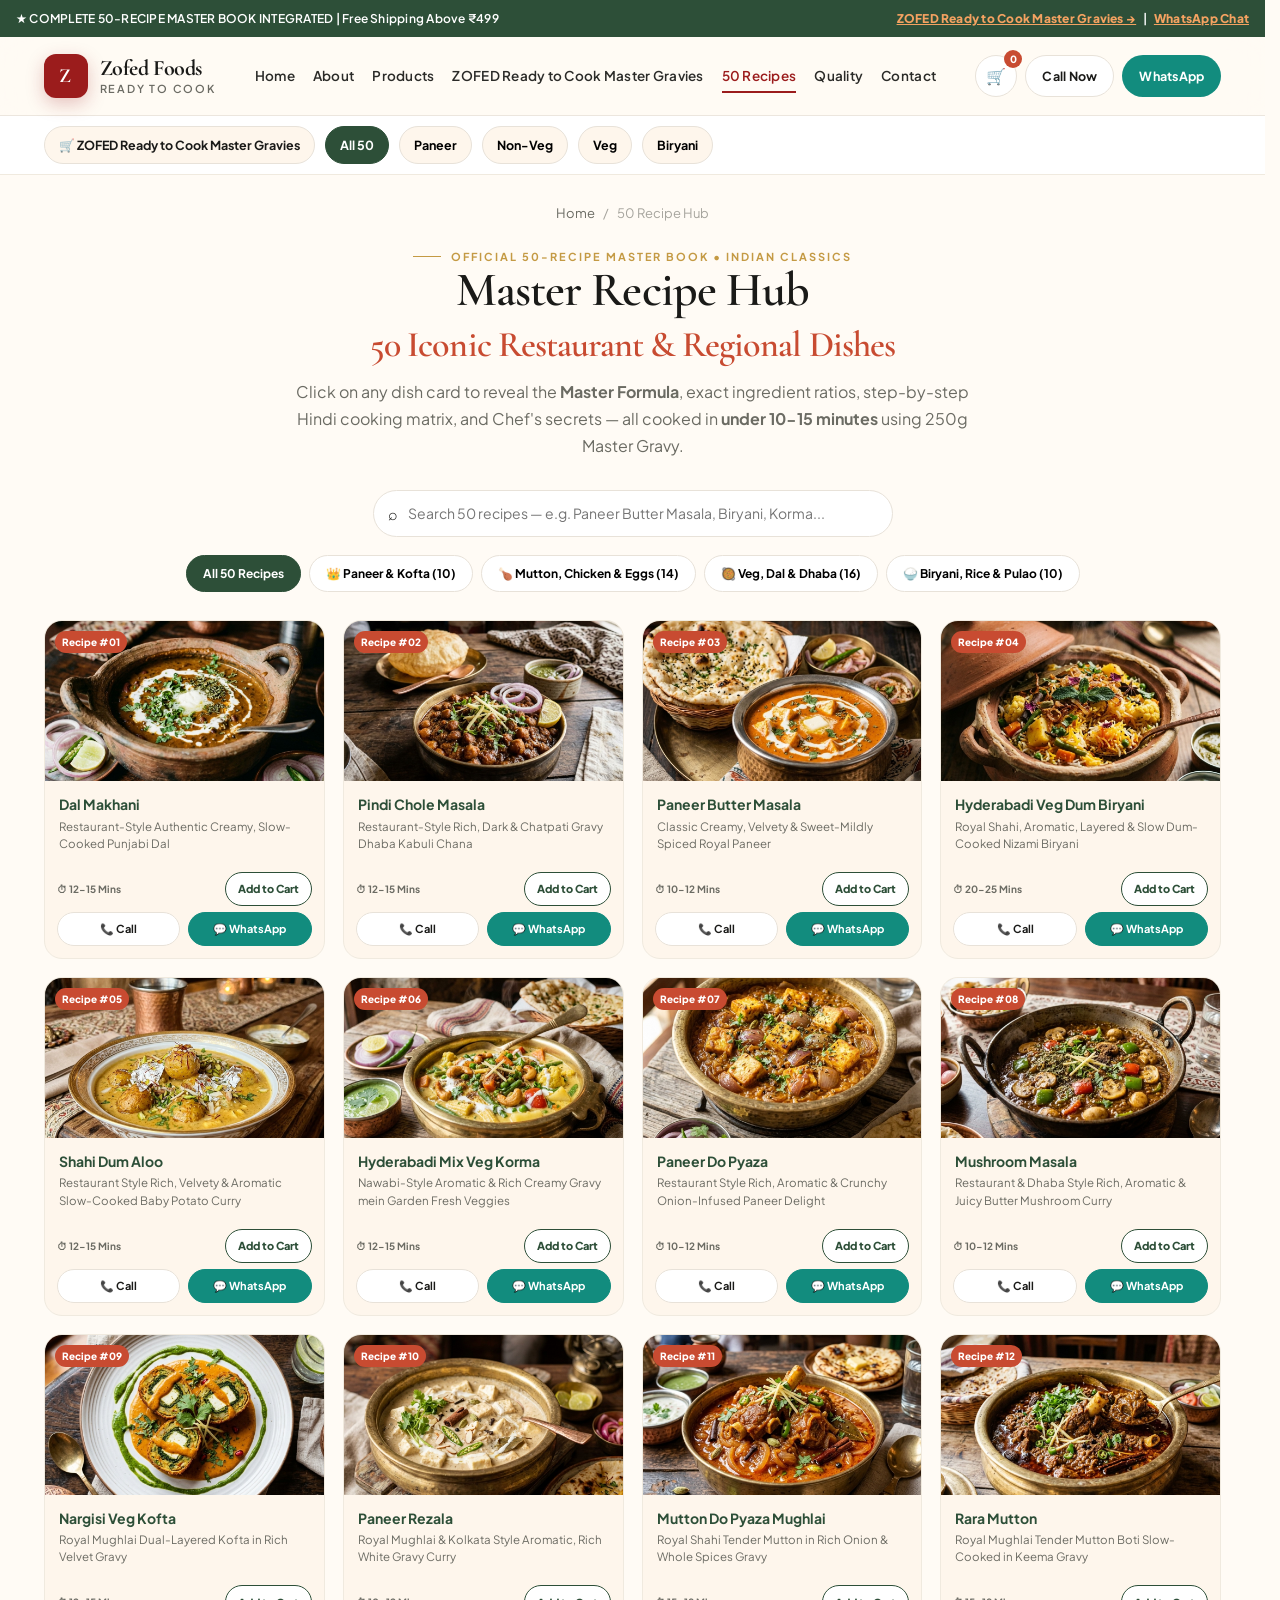
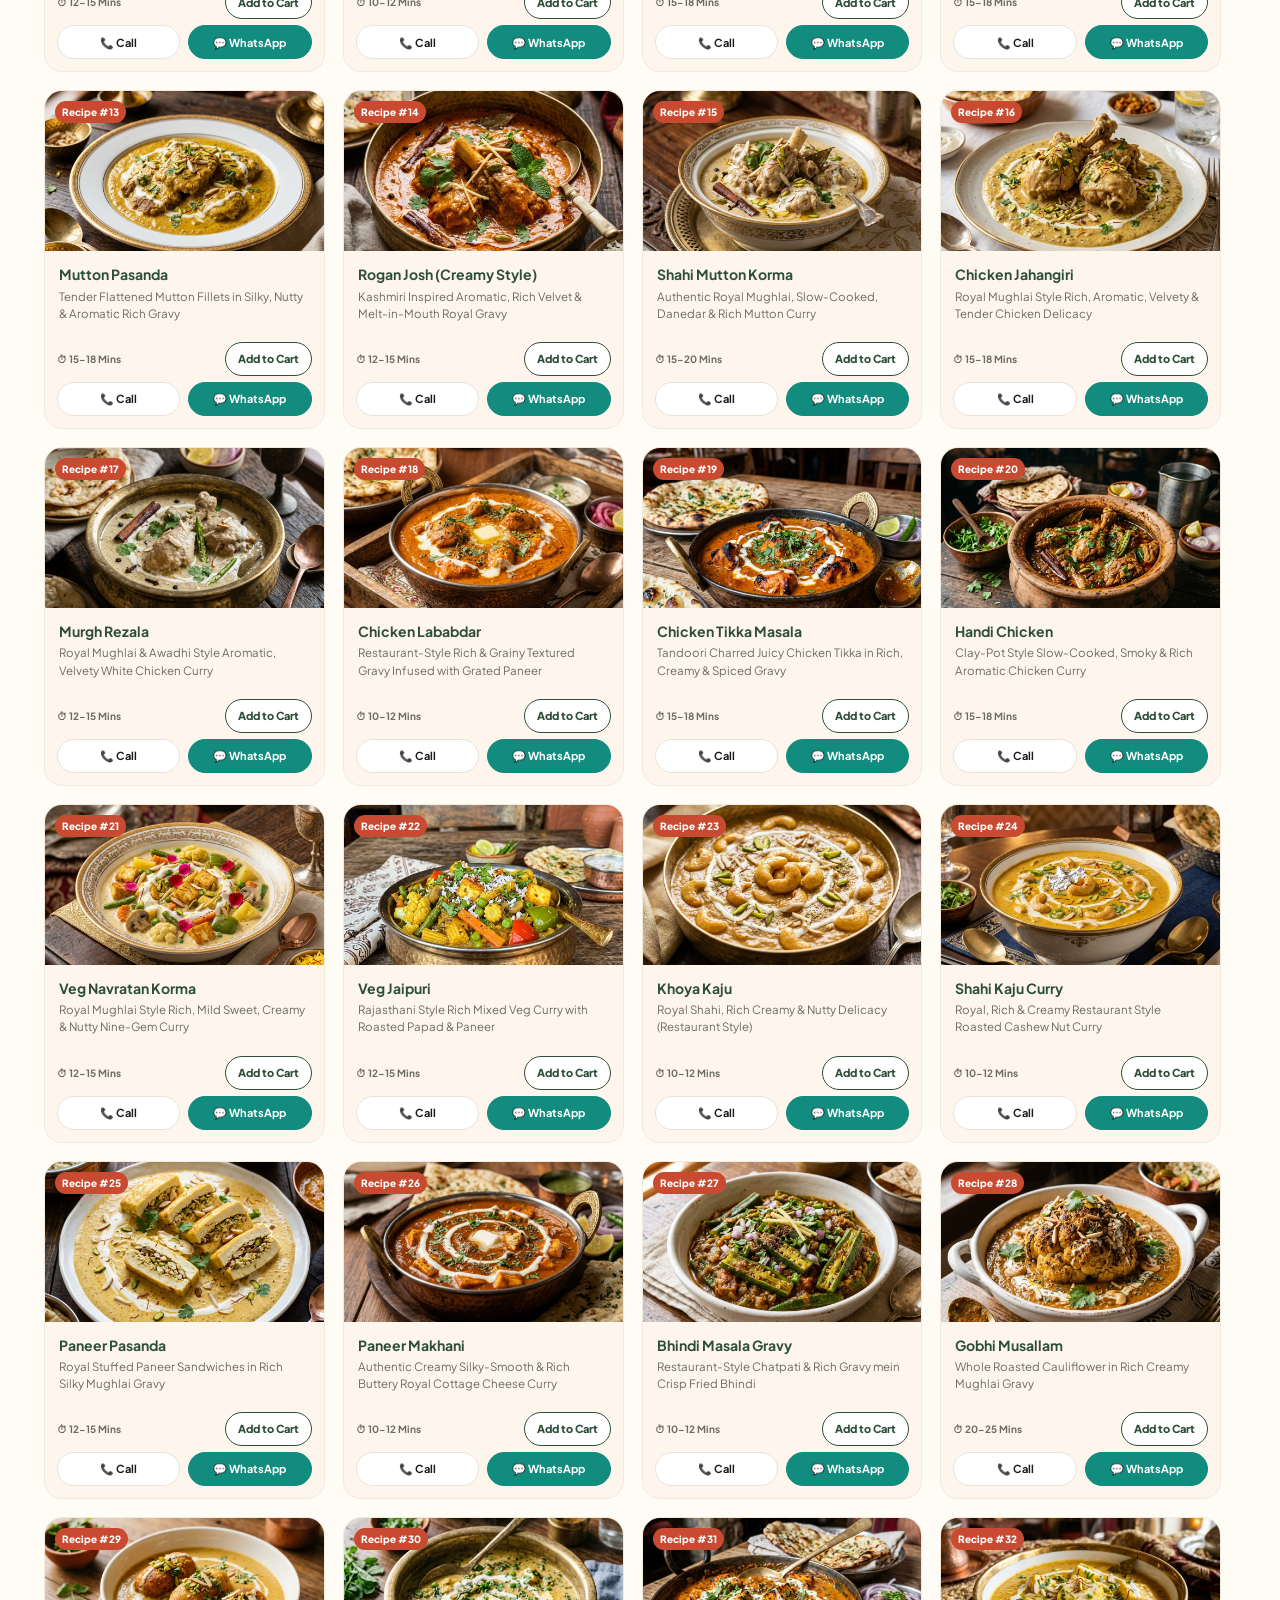
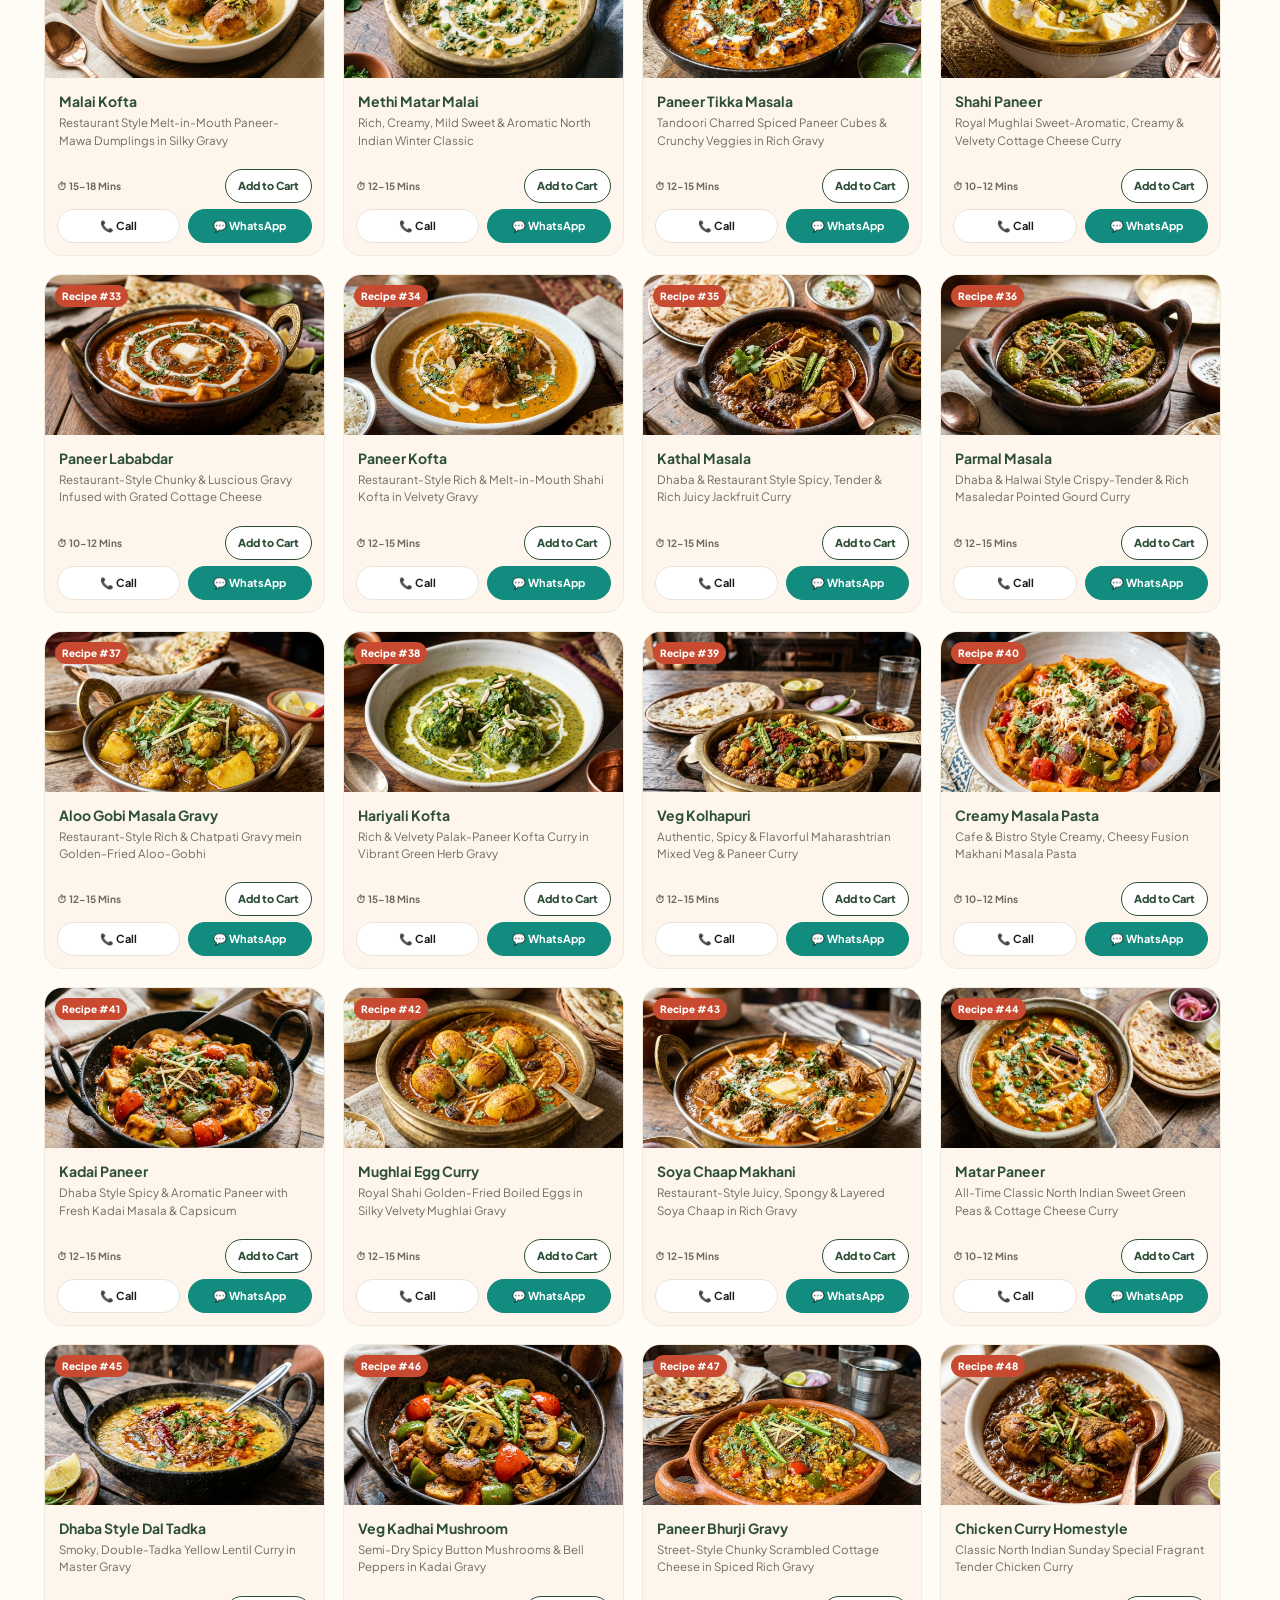
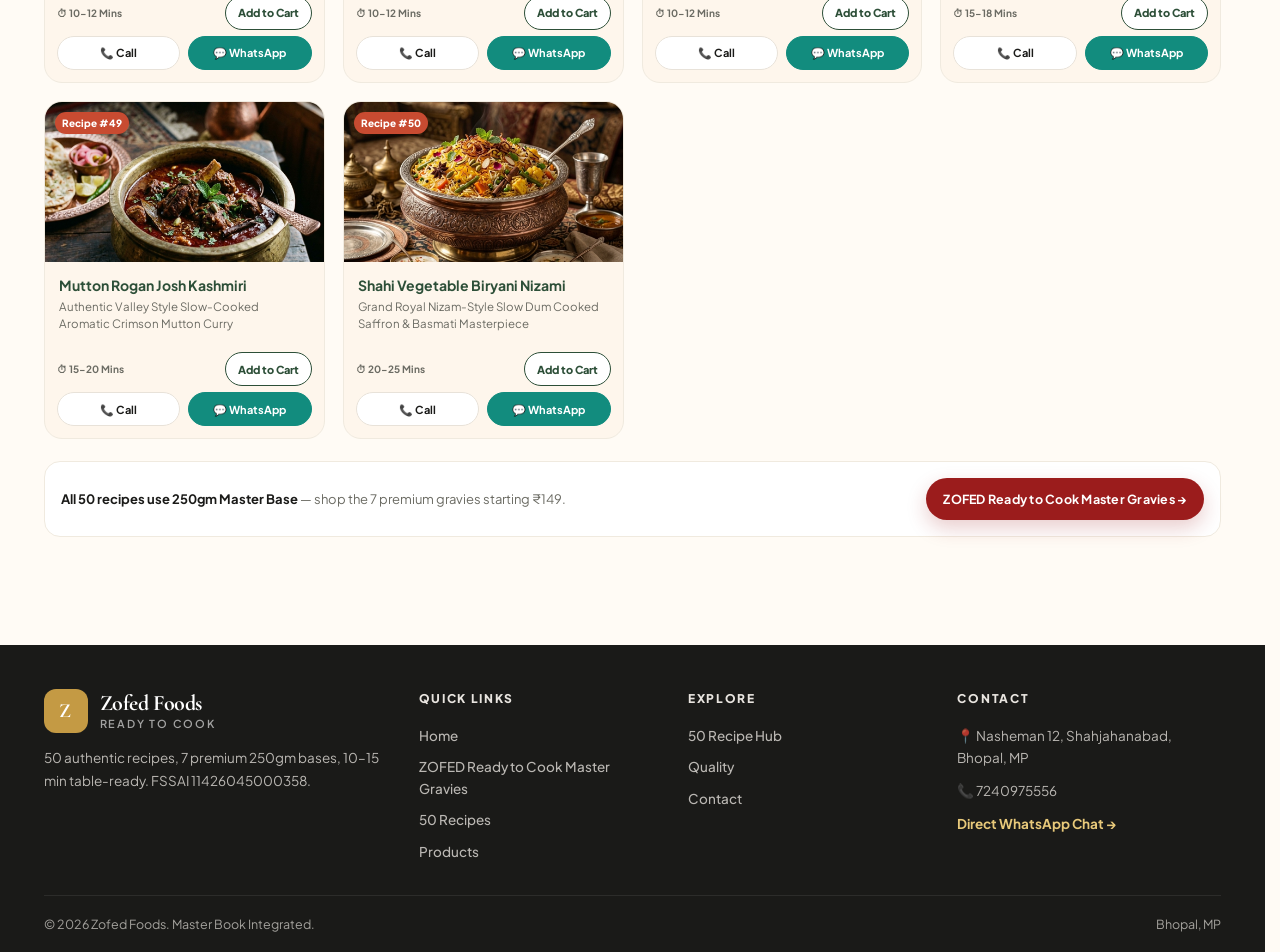
<file: master-recipes.html>
<!DOCTYPE html>
<html lang="en">
<head>
<meta charset="UTF-8"><meta name="viewport" content="width=device-width, initial-scale=1, viewport-fit=cover">
<meta name="theme-color" content="#9B1C1C">
<title>50 Recipe Master Hub — Zofed Foods Interactive E-Book</title>
<meta name="description" content="Explore all 50 Zofed Foods master recipes — Paneer, Mutton, Chicken, Veg, Dal, Biryani & more. Every dish table-ready in 10-15 mins with 250gm base gravies.">
<link rel="stylesheet" href="css/style.css?v=indian50">
<link rel="stylesheet" href="css/zofed-additions.css?v=indian50">
<script src="https://checkout.razorpay.com/v1/checkout.js"></script>
<link rel="icon" href="data:image/svg+xml,%3Csvg xmlns='http://www.w3.org/2000/svg' viewBox='0 0 44 44'%3E%3Crect width='44' height='44' rx='12' fill='%239B1C1C'/%3E%3Ctext x='50%25' y='58%25' dominant-baseline='middle' text-anchor='middle' font-family='serif' font-weight='700' font-size='20' fill='white'%3EZ%3C/text%3E%3C/svg%3E">
<style>
.z-search{ max-width:520px; margin:0 auto 18px; display:flex; align-items:center; gap:10px; background:white; border:1px solid var(--line); border-radius:999px; padding:10px 14px; }
.z-search input{ border:none; outline:none; width:100%; font-size:14px; font-family:inherit; }
</style>
</head>
<body>
<div class="zofed-announce">
  <span>★ COMPLETE 50-RECIPE MASTER BOOK INTEGRATED | Free Shipping Above ₹499</span>
  <span><a href="store.html">ZOFED Ready to Cook Master Gravies →</a> &nbsp; | &nbsp; <a href="https://wa.me/message/K53GKHKZ3VELK1" target="_blank">WhatsApp Chat</a></span>
</div>
<header class="header">
  <div class="container header-inner">
    <a href="index.html" class="brand"><div class="brand-mark">Z</div><div class="brand-text"><strong>Zofed Foods</strong><span>Ready to Cook</span></div></a>
    <nav class="nav"><a href="index.html">Home</a><a href="about.html">About</a><a href="products.html">Products</a><a href="store.html">ZOFED Ready to Cook Master Gravies</a><a href="master-recipes.html" class="active">50 Recipes</a><a href="quality.html">Quality</a><a href="contact.html">Contact</a></nav>
    <div class="header-actions">
      <button class="zofed-cart-btn" onclick="toggleZCart(true)" aria-label="Open cart">🛒<span class="zofed-cart-badge" id="cart-count">0</span></button>
      <a href="tel:+917240975556" class="btn btn-ghost btn-sm">Call Now</a>
      <a href="https://wa.me/message/K53GKHKZ3VELK1" target="_blank" class="btn btn-whatsapp btn-sm">WhatsApp</a>
      <button class="hamburger" id="hamburger" aria-label="Open menu" aria-expanded="false" aria-controls="drawer"><span></span></button>
    </div>
  </div>
</header>
<div class="drawer" id="drawer"><div class="drawer-backdrop"></div><div class="drawer-panel"><div class="drawer-head"><div class="brand"><div class="brand-mark">Z</div><div class="brand-text"><strong>Zofed Foods</strong><span>Ready to Cook</span></div></div><button id="drawerClose" style="width:40px;height:40px;border-radius:10px;border:1px solid var(--line);background:white;cursor:pointer">✕</button></div><nav class="drawer-nav"><a href="index.html">Home <span>→</span></a><a href="store.html">ZOFED Ready to Cook Master Gravies <span>→</span></a><a href="master-recipes.html" class="active">50 Recipe Hub <span>→</span></a><a href="products.html">Products <span>→</span></a><a href="contact.html">Contact <span>→</span></a></nav><div class="drawer-cta"><a href="tel:+917240975556" class="btn btn-primary">Call: 72409 75556</a><a href="https://wa.me/message/K53GKHKZ3VELK1" target="_blank" class="btn btn-whatsapp">WhatsApp Chat</a></div></div></div>
<div class="z-cat-bar"><div class="container z-cat-inner"><a class="z-cat-pill" href="store.html">🛒 ZOFED Ready to Cook Master Gravies</a><button class="z-cat-pill active" onclick="filterRecipes('all')">All 50</button><button class="z-cat-pill" onclick="filterRecipes('paneer')">Paneer</button><button class="z-cat-pill" onclick="filterRecipes('nonveg')">Non-Veg</button><button class="z-cat-pill" onclick="filterRecipes('veg')">Veg</button><button class="z-cat-pill" onclick="filterRecipes('biryani')">Biryani</button></div></div>

<main>
<section class="page-hero">
  <div class="container" style="text-align:center">
    <div class="breadcrumb" style="justify-content:center"><a href="index.html">Home</a><span>/</span><span>50 Recipe Hub</span></div>
    <div class="eyebrow" style="justify-content:center">Official 50-Recipe Master Book • Indian Classics</div>
    <h1>Master Recipe Hub<br><span style="color:var(--terracotta);font-size:clamp(24px,3.5vw,36px)">50 Iconic Restaurant & Regional Dishes</span></h1>
    <p style="max-width:680px;margin:12px auto 0">Click on any dish card to reveal the <b>Master Formula</b>, exact ingredient ratios, step-by-step Hindi cooking matrix, and Chef's secrets — all cooked in <b>under 10-15 minutes</b> using 250g Master Gravy.</p>
  </div>
</section>

<section class="section" style="padding-top:20px">
  <div class="container">
    <div class="z-search"><span>⌕</span><input id="recipeSearch" type="search" placeholder="Search 50 recipes — e.g. Paneer Butter Masala, Biryani, Korma..."><button id="clearSearch" style="display:none;border:1px solid var(--line);background:white;width:28px;height:28px;border-radius:50%;cursor:pointer">✕</button></div>
    <div class="z-filters" id="recipe-filters">
      <button onclick="filterRecipes('all')" class="z-filter active" data-cat="all">All 50 Recipes</button>
      <button onclick="filterRecipes('paneer')" class="z-filter" data-cat="paneer">👑 Paneer & Kofta (10)</button>
      <button onclick="filterRecipes('nonveg')" class="z-filter" data-cat="nonveg">🍗 Mutton, Chicken & Eggs (14)</button>
      <button onclick="filterRecipes('veg')" class="z-filter" data-cat="veg">🥘 Veg, Dal & Dhaba (16)</button>
      <button onclick="filterRecipes('biryani')" class="z-filter" data-cat="biryani">🍚 Biryani, Rice & Pulao (10)</button>
    </div>
    <div class="z-recipe-grid" id="recipe-grid"></div>
    <div id="no-results" style="display:none;text-align:center;padding:32px;background:white;border:1px dashed var(--line);border-radius:16px;margin-top:18px"><h3 style="color:var(--forest)">No recipes found</h3><p style="color:var(--muted);font-size:13px;margin-top:6px">Try a different search or filter.</p></div>
    <div style="margin-top:22px;background:white;border:1px solid var(--line-2);border-radius:16px;padding:16px;display:flex;gap:12px;flex-wrap:wrap;justify-content:space-between;align-items:center">
      <div style="font-size:13px;color:var(--muted)"><strong style="color:var(--ink)">All 50 recipes use 250gm Master Base</strong> — shop the 7 premium gravies starting ₹149.</div>
      <a href="store.html" class="btn btn-primary btn-sm">ZOFED Ready to Cook Master Gravies →</a>
    </div>
  </div>
</section>
</main>

<footer class="footer"><div class="container"><div class="footer-top"><div class="footer-brand"><div class="brand"><div class="brand-mark">Z</div><div class="brand-text"><strong style="color:white">Zofed Foods</strong><span style="color:rgba(255,255,255,0.6)">Ready to Cook</span></div></div><p>50 authentic recipes, 7 premium 250gm bases, 10–15 min table-ready. FSSAI 11426045000358.</p></div><div><h4>Quick Links</h4><div class="footer-links"><a href="index.html">Home</a><a href="store.html">ZOFED Ready to Cook Master Gravies</a><a href="master-recipes.html">50 Recipes</a><a href="products.html">Products</a></div></div><div><h4>Explore</h4><div class="footer-links"><a href="master-recipes.html">50 Recipe Hub</a><a href="quality.html">Quality</a><a href="contact.html">Contact</a></div></div><div><h4>Contact</h4><div class="footer-contact"><div>📍 Nasheman 12, Shahjahanabad, Bhopal, MP</div><div>📞 7240975556</div><a href="https://wa.me/message/K53GKHKZ3VELK1" target="_blank" style="color:var(--gold-light);font-weight:700">Direct WhatsApp Chat →</a></div></div></div><div class="footer-bottom"><span>© 2026 Zofed Foods. Master Book Integrated.</span><span>Bhopal, MP</span></div></div></footer>

<!-- Cart Drawer -->
<div id="z-cart-drawer" class="z-drawer" aria-hidden="true">
  <div class="z-drawer-back" onclick="toggleZCart(false)"></div>
  <div class="z-drawer-panel">
    <div class="z-drawer-head"><h3 style="font-size:18px;color:var(--forest)">🛒 Shopping Cart</h3><button onclick="toggleZCart(false)" style="width:36px;height:36px;border-radius:10px;border:1px solid var(--line);background:white;cursor:pointer">✕</button></div>
    <div class="z-ship"><div style="display:flex;justify-content:space-between;font-size:12px;font-weight:700" id="z-ship-text"><span style="color:var(--forest)">Add items worth ₹499 for FREE Delivery</span><span style="color:var(--terracotta)">₹499 left</span></div><div class="z-ship-bar"><div id="z-ship-fill" class="z-ship-fill" style="width:0%"></div></div></div>
    <div class="z-drawer-body">
    <div id="z-cart-items" class="z-items"><p style="text-align:center;color:var(--muted);font-size:13px;padding:20px 0;font-style:italic">Your cart is empty...</p></div>
    <div id="z-form-section" class="z-form" style="display:none">
      <h4>📍 Dispatch & Delivery Coordinates</h4>
      <label>Full Name *<input id="z-name" placeholder="e.g. Sarfaraz Mohammad"></label>
      <label>WhatsApp / Contact *<input id="z-phone" placeholder="9876543210"></label>
      <label>Complete Address *<textarea id="z-address" rows="2" placeholder="House/Flat No, Building, Landmark"></textarea></label>
      <div style="display:grid;grid-template-columns:1fr 1fr;gap:8px"><label>City / State *<input id="z-city" value="Bhopal, MP"></label><label>Pincode *<input id="z-pincode" placeholder="462001"></label></div>
      <label>Payment Mode<select id="z-pay"><option>UPI / Online QR</option><option>Cash on Delivery (COD)</option></select></label>
     </div>
    </div>
     <div class="z-drawer-foot">
      <div class="z-sum"><div style="display:flex;justify-content:space-between"><span>Items Subtotal:</span><b id="z-sub">₹0</b></div><div style="display:flex;justify-content:space-between"><span>Delivery Charges:</span><b id="z-ship-fee">₹0</b></div><div class="total"><span>Total Payable:</span><span id="z-total">₹0</span></div></div>
      <div class="z-pay-gateway">
        <div style="font-size:11px;font-weight:800;letter-spacing:.08em;text-transform:uppercase;color:var(--forest);margin-bottom:8px">Payment Gateway</div>
        <label class="z-pay-option active" onclick="selectPay(this,'cod')"><input type="radio" name="payOpt" value="cod" checked> <span>💵 Cash on Delivery</span></label>
        <label class="z-pay-option" onclick="selectPay(this,'online')"><input type="radio" name="payOpt" value="online"> <span>💳 Pay Online - Razorpay / UPI</span></label>
        <div class="z-pay-note">Configure <code>js/payment.js</code> → <code>RAZORPAY_KEY</code> to enable live online payments.</div>
      </div>
      <button id="z-buy-now" disabled onclick="buyNowCart()" class="z-btn-buy" style="width:100%;min-height:48px;justify-content:center;margin-bottom:8px;font-size:14px">⚡ Buy Now — Pay Online</button>
      <button id="z-checkout" disabled onclick="handleCheckout()" class="z-check">Proceed via WhatsApp →</button>
      <div style="display:grid;grid-template-columns:1fr 1fr;gap:8px;margin-top:8px"><a href="tel:+917240975556" class="z-btn-call" style="justify-content:center">📞 Call to Order</a><a href="https://wa.me/message/K53GKHKZ3VELK1" target="_blank" class="z-btn-wa" style="justify-content:center">💬 WhatsApp</a></div>
    </div>
  </div>
</div>

<!-- Recipe Modal -->
<div id="z-recipe-modal" class="z-modal" onclick="if(event.target===this) closeZRecipe()">
  <div class="z-modal-card">
    <button class="z-modal-close" onclick="closeZRecipe()">✕</button>
    <div id="z-recipe-content"></div>
  </div>
</div>

<script src="js/zofed-data.js?v=halwa2"></script>
<script src="js/cart.js?v=indian50"></script>
<script src="js/payment.js?v=indian50"></script>
<script src="js/app.js?v=indian50"></script>
<script>
var activeCat='all';
function renderRecipes(){
  const q=(document.getElementById('recipeSearch').value||'').toLowerCase();
  const grid=document.getElementById('recipe-grid'), noEl=document.getElementById('no-results');
  let list=ZOFED_RECIPES.filter(r=> activeCat==='all'||r.cat===activeCat);
  if(q) list=list.filter(r=> (r.title+r.desc+r.tag).toLowerCase().includes(q));
  if(list.length===0){ grid.innerHTML=''; noEl.style.display='block'; return; }
  noEl.style.display='none';
  grid.innerHTML=list.map(r=>`<div class="z-r-card"><div class="z-r-img" onclick="openZRecipe(${r.id})" style="cursor:pointer"><img src="${r.img}" alt="${r.title}" loading="lazy"><span class="z-r-tag">Recipe #${r.id<10?'0'+r.id:r.id}</span></div><div class="z-r-body" onclick="openZRecipe(${r.id})" style="cursor:pointer"><h4>${r.title}</h4><p>${r.desc}</p></div><div style="display:grid;gap:6px;padding:8px 12px 12px"><div style="display:flex;justify-content:space-between;align-items:center"><span style="font-size:10px;color:var(--muted);font-weight:700">⏱ ${r.time}</span><button class="z-btn-cart" style="padding:7px 12px;font-size:11px;min-height:34px" onclick="event.stopPropagation(); addToZCart('Zofed Master Base Gravies',199)">Add to Cart</button></div><div class="z-quick-actions" style="margin-top:0"><a href="tel:+917240975556" class="z-btn-call" style="padding:6px 8px;min-height:34px;font-size:11px" onclick="event.stopPropagation()">📞 Call</a><a href="https://wa.me/message/K53GKHKZ3VELK1" target="_blank" class="z-btn-wa" style="padding:6px 8px;min-height:34px;font-size:11px" onclick="event.stopPropagation()">💬 WhatsApp</a></div></div></div>`).join('');
}
function filterRecipes(cat){ activeCat=cat; document.querySelectorAll('#recipe-filters .z-filter').forEach(b=> b.classList.toggle('active', b.dataset.cat===cat)); renderRecipes(); }
function openZRecipe(id){ const d=ZOFED_RECIPES.find(r=>r.id===id); if(!d) return; document.getElementById('z-recipe-content').innerHTML=`<div class="z-modal-img"><img src="${d.img}" alt="${d.title}"></div><div style="display:flex;justify-content:space-between;font-size:12px;color:var(--muted);font-weight:700"><span>⏱ ${d.time}</span><span>👥 ${d.servings}</span></div><h3 style="font-size:22px;color:var(--forest);margin-top:6px">${d.title}</h3><p style="font-size:12px;color:var(--terracotta);font-weight:600">${d.tag}</p><p style="font-size:13px;color:var(--muted);margin-top:4px">${d.desc}</p><div style="display:grid;grid-template-columns:1fr 1fr;gap:18px;margin-top:16px;padding-top:16px;border-top:1px solid var(--line-2)"><div><h5 style="font-size:10px;letter-spacing:.1em;text-transform:uppercase;color:var(--forest);background:rgba(45,79,56,.06);padding:6px 8px;border-radius:6px;display:inline-block">📋 Ingredients</h5><ul style="margin-top:10px;display:grid;gap:6px;font-size:12.5px;color:var(--muted)">${d.ingredients.map(i=>`<li>• ${i}</li>`).join('')}</ul></div><div><h5 style="font-size:10px;letter-spacing:.1em;text-transform:uppercase;color:var(--forest);background:rgba(45,79,56,.06);padding:6px 8px;border-radius:6px;display:inline-block">🍳 Steps</h5><ol style="margin-top:10px;display:grid;gap:8px;font-size:12.5px;color:#333;line-height:1.6">${d.steps.map((s,i)=>`<li><b>${i+1}.</b> ${s}</li>`).join('')}</ol></div></div><div class="z-tip"><b>💡 CHEF'S TIP:</b> ${d.tip}</div><div style="display:grid;gap:10px;margin-top:16px;padding-top:14px;border-top:1px solid var(--line-2)"><div style="display:flex;gap:8px;flex-wrap:wrap"><button class="z-btn-cart" onclick="addToZCart('Zofed Master Base Gravies',199); closeZRecipe(); toggleZCart(true)">Add to Cart</button><button class="z-btn-buy" onclick="buyNow('Zofed Master Base Gravies',199); closeZRecipe()">Buy Now</button></div><div class="z-quick-actions" style="margin-top:0"><a href="tel:+917240975556" class="z-btn-call">📞 Call Now</a><a href="https://wa.me/message/K53GKHKZ3VELK1" target="_blank" class="z-btn-wa">💬 WhatsApp Enquiry</a></div></div>`; document.getElementById('z-recipe-modal').classList.add('open'); }
function closeZRecipe(){ document.getElementById('z-recipe-modal').classList.remove('open'); }
document.addEventListener('DOMContentLoaded', ()=>{
  updBadge(); updateMobileCart(); renderRecipes();
  const inp=document.getElementById('recipeSearch'), clr=document.getElementById('clearSearch');
  if(inp) inp.addEventListener('input', ()=>{ clr.style.display= inp.value ? 'grid' : 'none'; renderRecipes(); });
  if(clr) clr.addEventListener('click', ()=>{ inp.value=''; clr.style.display='none'; renderRecipes(); inp.focus(); });
  // Fix header visibility: ensure header is not hidden behind announce
  document.querySelectorAll('.z-cat-pill').forEach(p=> p.addEventListener('click', ()=> {
    document.querySelectorAll('.z-cat-pill').forEach(x=> x.classList.remove('active'));
    p.classList.add('active');
  }));
});
</script>
</body>
</html>
</file>
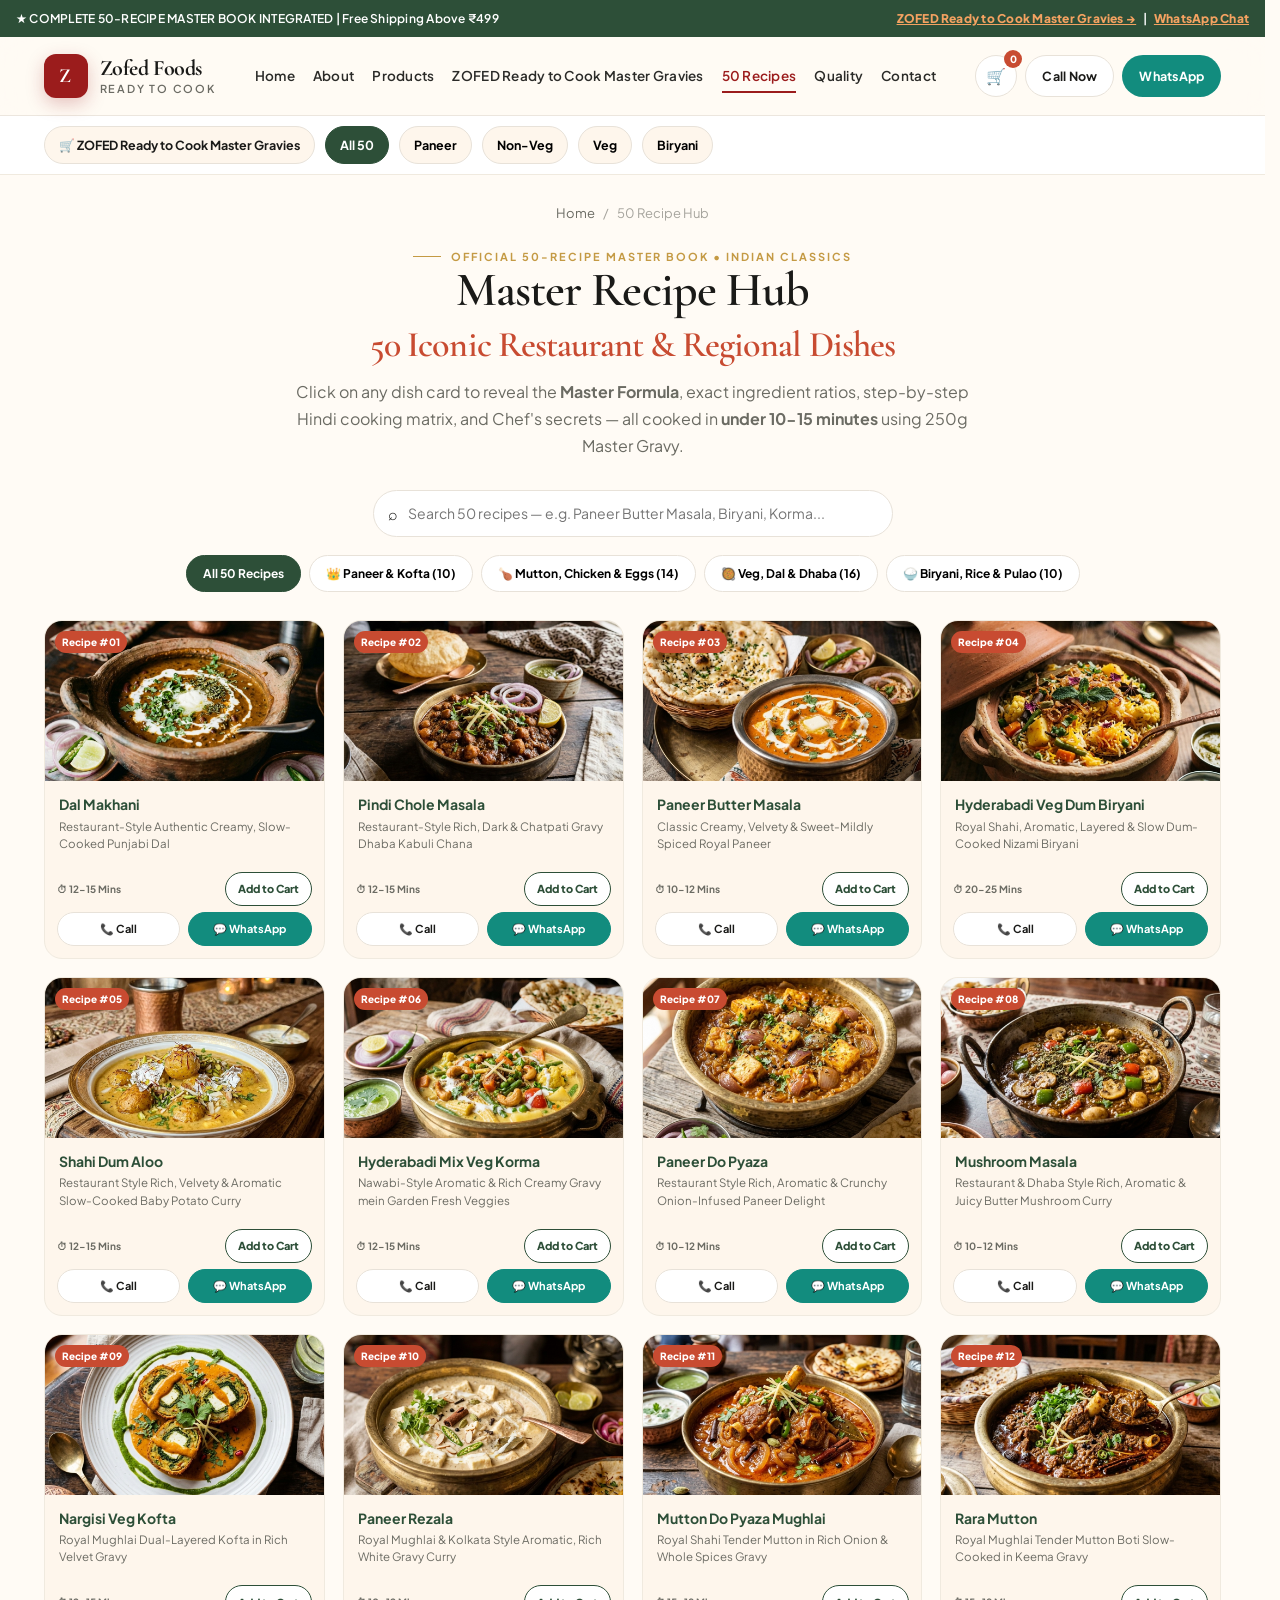
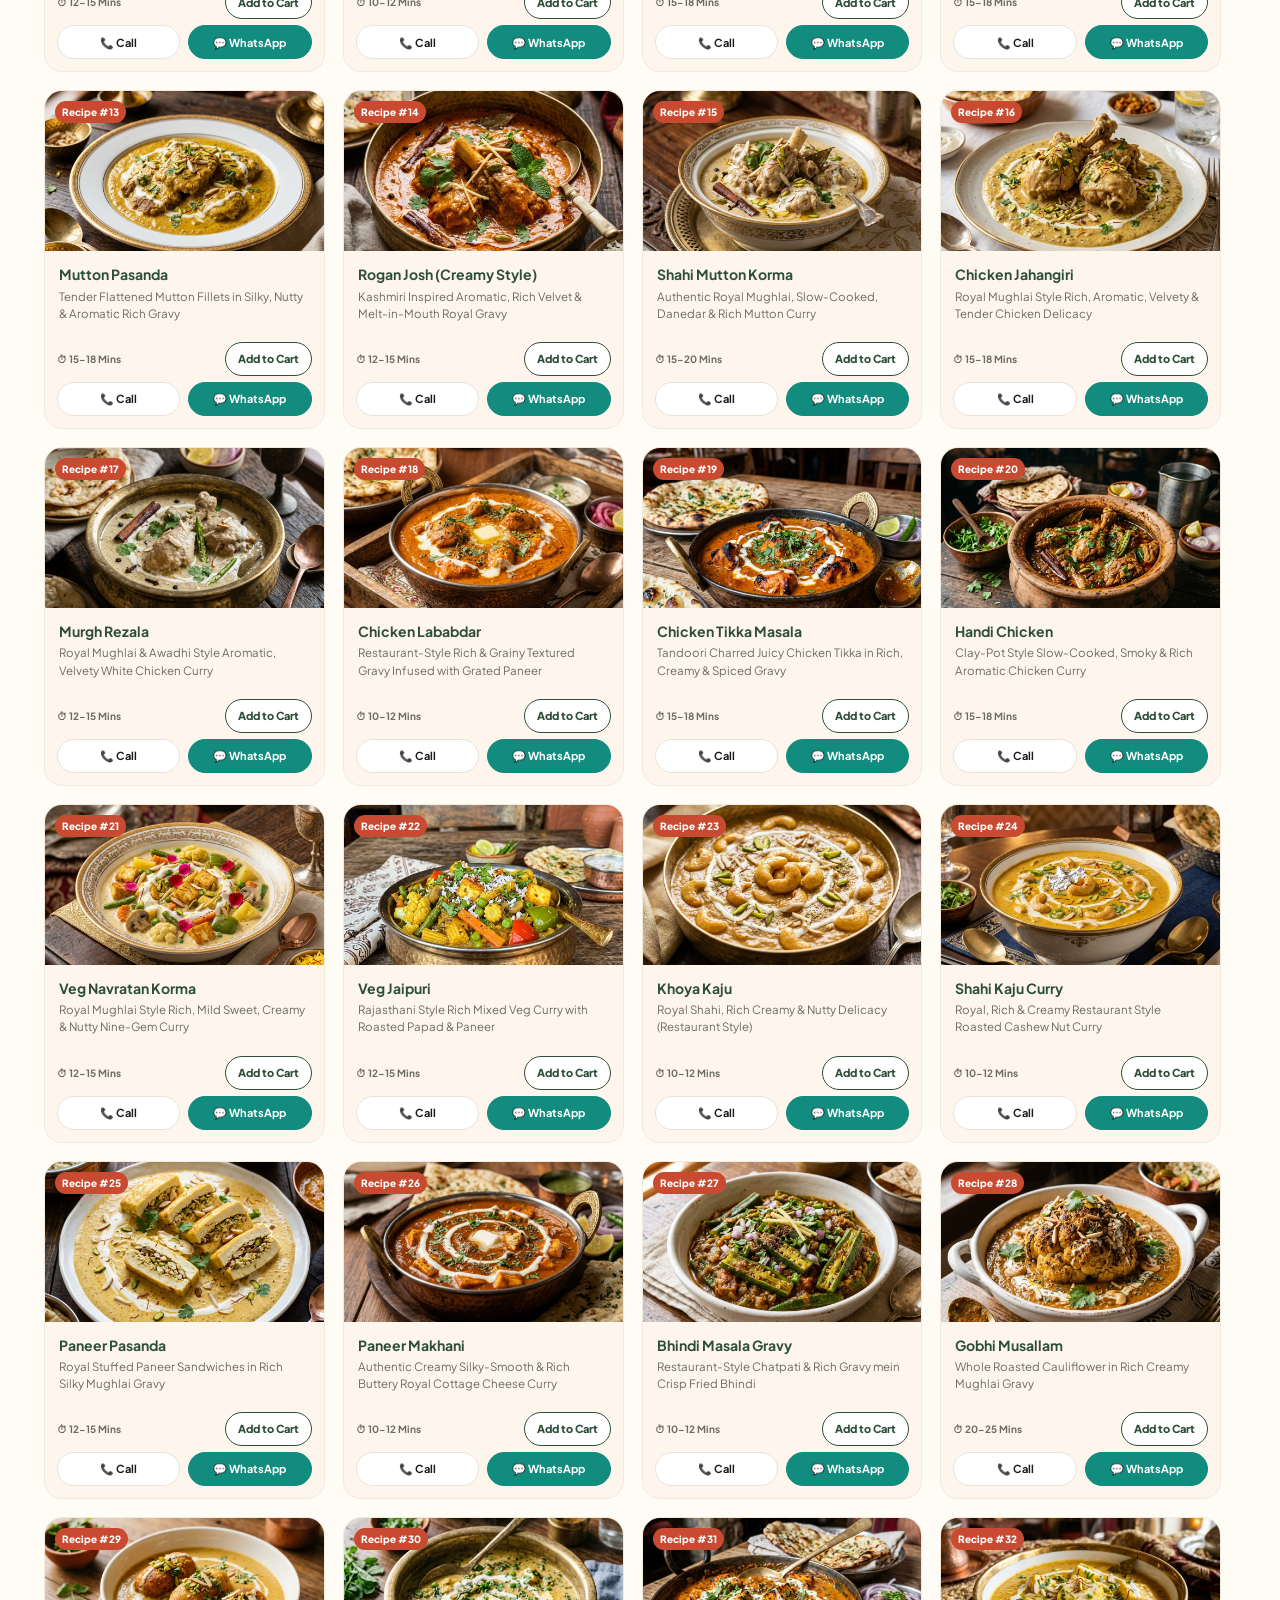
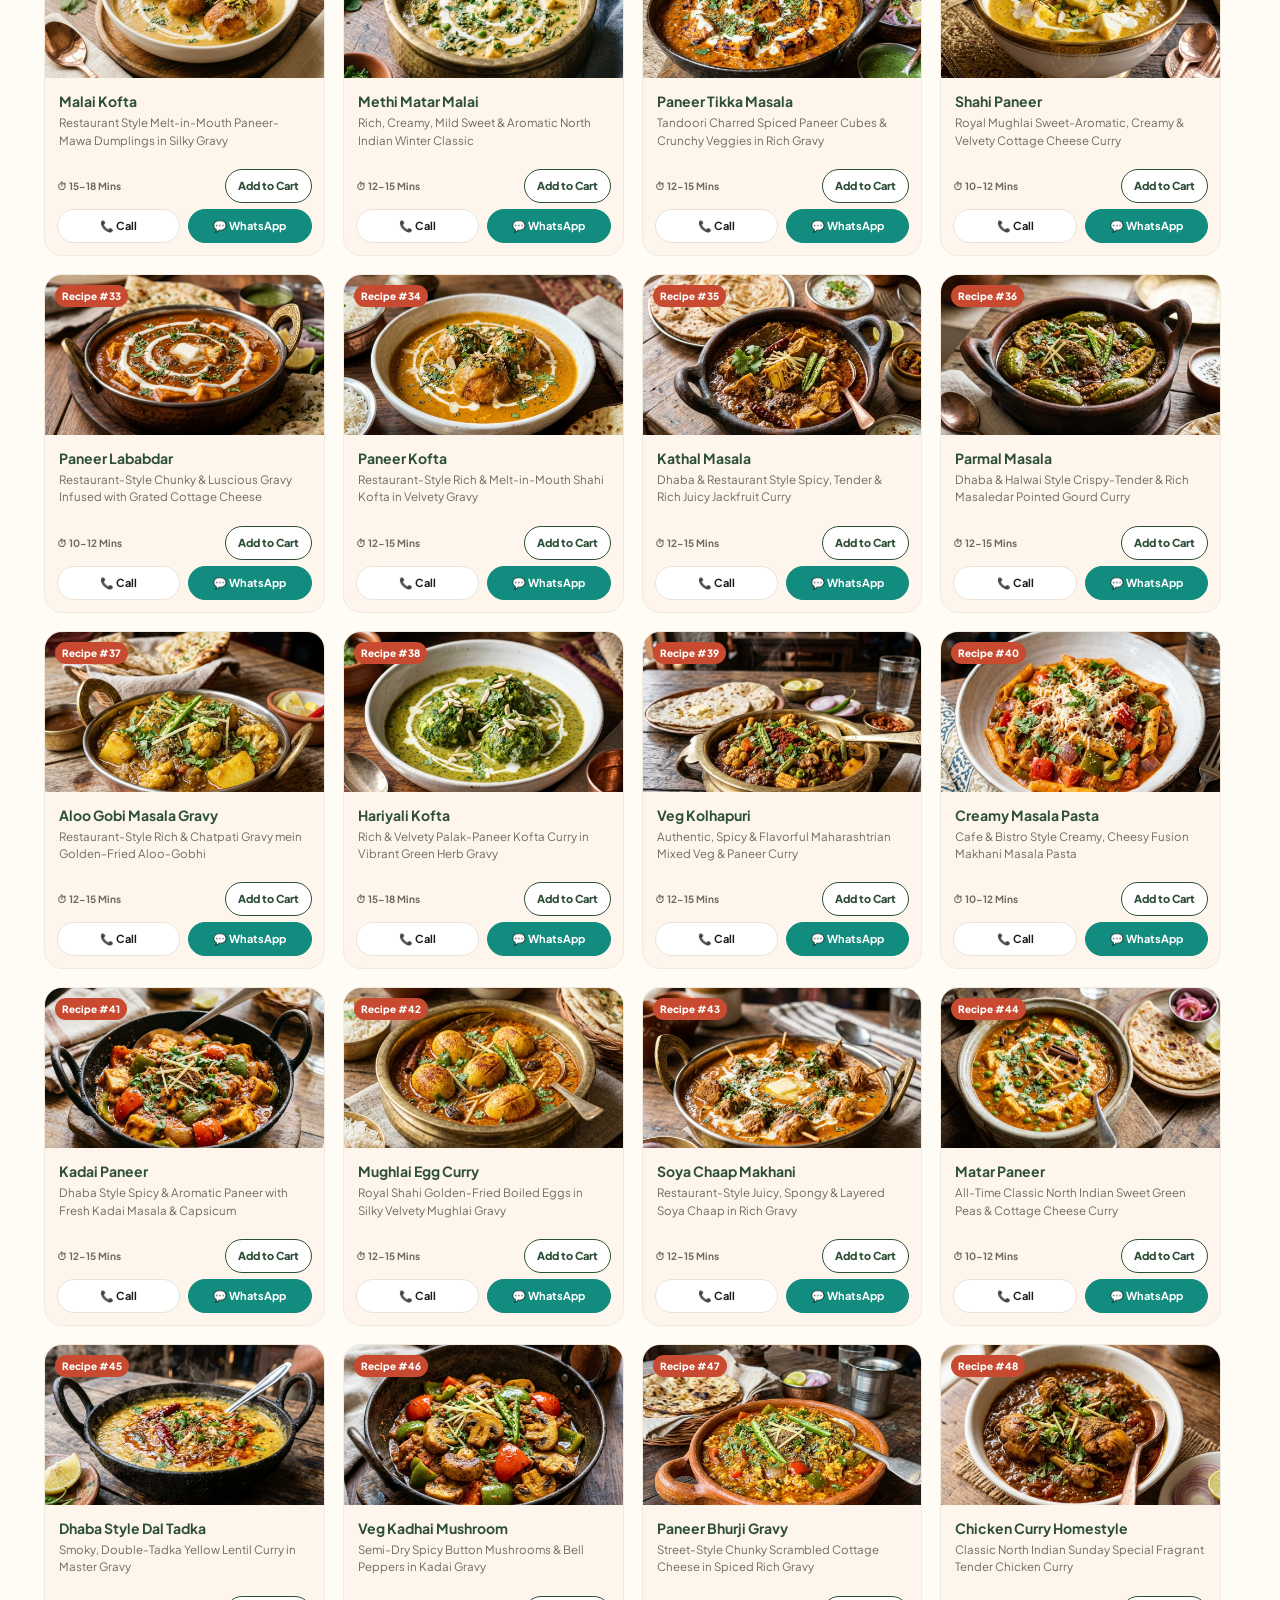
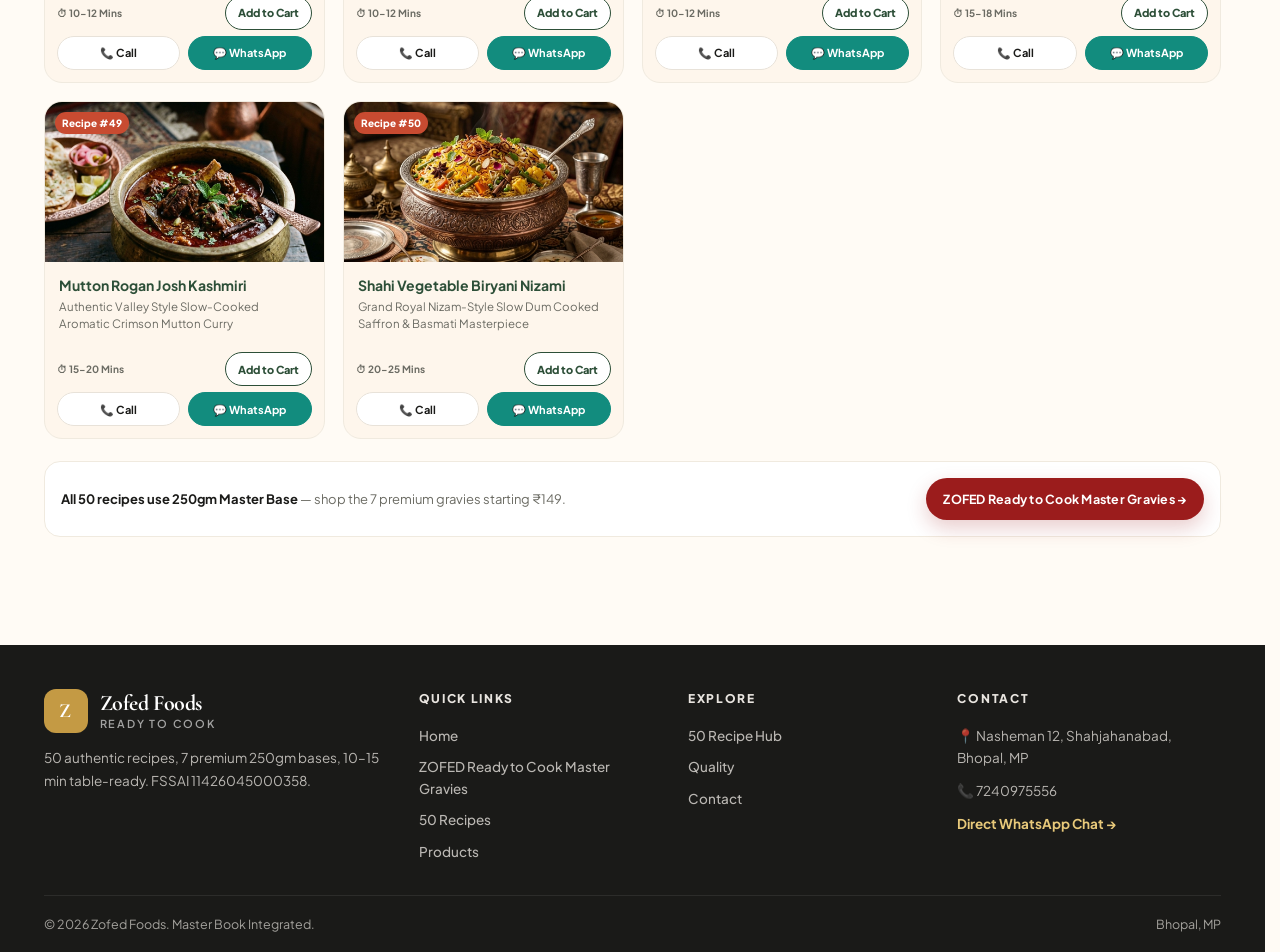
<file: recipes.html>
<!DOCTYPE html>
<html lang="en">
<head>
<meta charset="UTF-8"><meta name="viewport" content="width=device-width, initial-scale=1, viewport-fit=cover">
<meta name="theme-color" content="#9B1C1C">
<meta name="format-detection" content="telephone=yes">
<title>Zofed Recipes — Redirecting</title>
<meta http-equiv="refresh" content="0; url=master-recipes.html">
<script>window.location.replace("master-recipes.html");</script>
</head>
<body>
<header class="header">
  <div class="container header-inner">
    <a href="index.html" class="brand"><div class="brand-mark">Z</div><div class="brand-text"><strong>Zofed Foods</strong><span>Ready to Cook</span></div></a>
    <nav class="nav"><a href="index.html">Home</a><a href="about.html">About</a><a href="products.html">Products</a><a href="store.html">ZOFED Ready to Cook Master Gravies</a><a href="recipes.html" class="active">Recipes</a><a href="quality.html">Quality</a><a href="contact.html">Contact</a></nav>
    <div class="header-actions"><a href="tel:+917240975556" class="btn btn-ghost btn-sm">Call Now</a><a href="#" data-wa="Hello Zofed Foods, I am interested in your ready-to-cook food products. Please share more details." class="btn btn-whatsapp btn-sm">WhatsApp</a><button class="hamburger" id="hamburger" aria-label="Open navigation menu" aria-expanded="false" aria-controls="drawer"><span></span></button></div>
  </div>
</header>
<div class="drawer" id="drawer"><div class="drawer-backdrop"></div><div class="drawer-panel"><div class="drawer-head"><div class="brand"><div class="brand-mark">Z</div><div class="brand-text"><strong>Zofed Foods</strong><span>Ready to Cook</span></div></div><button id="drawerClose" style="width:40px;height:40px;border-radius:10px;border:1px solid var(--line);background:white;cursor:pointer">✕</button></div><nav class="drawer-nav"><a href="index.html">Home <span>→</span></a><a href="about.html">About <span>→</span></a><a href="products.html">Products <span>→</span></a><a href="store.html">ZOFED Ready to Cook Master Gravies <span>→</span></a><a href="recipes.html" class="active">Recipes <span>→</span></a><a href="quality.html">Quality <span>→</span></a><a href="contact.html">Contact <span>→</span></a></nav><div class="drawer-cta"><a href="tel:+917240975556" class="btn btn-primary">Call: 72409 75556</a><a href="#" data-wa="Hello Zofed Foods, I am interested in your ready-to-cook food products. Please share more details." class="btn btn-whatsapp">WhatsApp</a></div></div></div>

<main>
<section class="page-hero">
  <div class="container">
    <div class="breadcrumb"><a href="index.html">Home</a><span>/</span><span>Recipes</span></div>
    <div class="eyebrow">Serving Inspiration</div>
    <h1>Turn Convenience Into<br>Something Delicious.</h1>
    <p>Beautiful, easy serving ideas to make your ready-to-cook moments feel extra special — without extra effort.</p>
  </div>
</section>
</main>

<footer class="footer"><div class="container"><div class="footer-top"><div class="footer-brand"><div class="brand"><div class="brand-mark">Z</div><div class="brand-text"><strong style="color:white">Zofed Foods</strong><span style="color:rgba(255,255,255,0.6)">Ready to Cook</span></div></div><p>Premium ready-to-cook food solutions designed for modern lifestyles.</p></div><div><h4>Quick Links</h4><div class="footer-links"><a href="index.html">Home</a><a href="about.html">About</a><a href="products.html">Products</a><a href="store.html">ZOFED Ready to Cook Master Gravies</a></div></div><div><h4>Explore</h4><div class="footer-links"><a href="recipes.html">Recipes</a><a href="quality.html">Quality</a><a href="contact.html">Contact</a></div></div><div><h4>Contact</h4><div class="footer-contact"><div>📞 7240975556</div><div>📍 Bhopal, Madhya Pradesh</div></div></div></div><div class="footer-bottom"><span>© 2026 Zofed Foods.</span><span>Bhopal, MP</span></div></div></footer>
<div class="float-bar"><a href="tel:+917240975556" class="float-btn call" aria-label="Call"><svg viewBox="0 0 24 24"><path d="M6.62 10.79a15.15 15.15 0 006.59 6.59l2.2-2.2a1 1 0 011.01-.24 11.36 11.36 0 003.56.57 1 1 0 011 1V20a1 1 0 01-1 1A17 17 0 013 4a1 1 0 011-1h3.49a1 1 0 011 1 11.36 11.36 0 00.57 3.56 1 1 0 01-.24 1.01l-2.2 2.22z" fill="white"/></svg></a><a href="#" data-wa="Hello Zofed Foods, I am interested in your ready-to-cook food products. Please share more details." class="float-btn wa" aria-label="WhatsApp"><svg viewBox="0 0 24 24"><path d="M19.05 4.94A9.82 9.82 0 0012 2a9.82 9.82 0 00-8.45 14.86L2 22l5.26-1.38A9.82 9.82 0 1019.05 4.94zM12 20a7.82 7.82 0 01-4-1.1l-.29-.17-3.12.82.83-3.05-.19-.31A7.82 7.82 0 1112 20zm6.59-5.85c-.36-.18-2.14-1.06-2.47-1.18s-.57-.18-.81.18-1 .23-1.18.23-.37.18-.74.37-.72.43-.34.83 1.24 1.73 2.14 2.35c.1.07.2.15.29.21.36.22.64.35.86.45.36.16.68.14.96.09.29-.05.9-.37 1.03-.73.13-.36.13-.67.09-.73-.04-.07-.18-.11-.54-.29z" fill="white"/></svg></a></div>
<script src="js/app.js"></script>
</body>
</html>
</file>
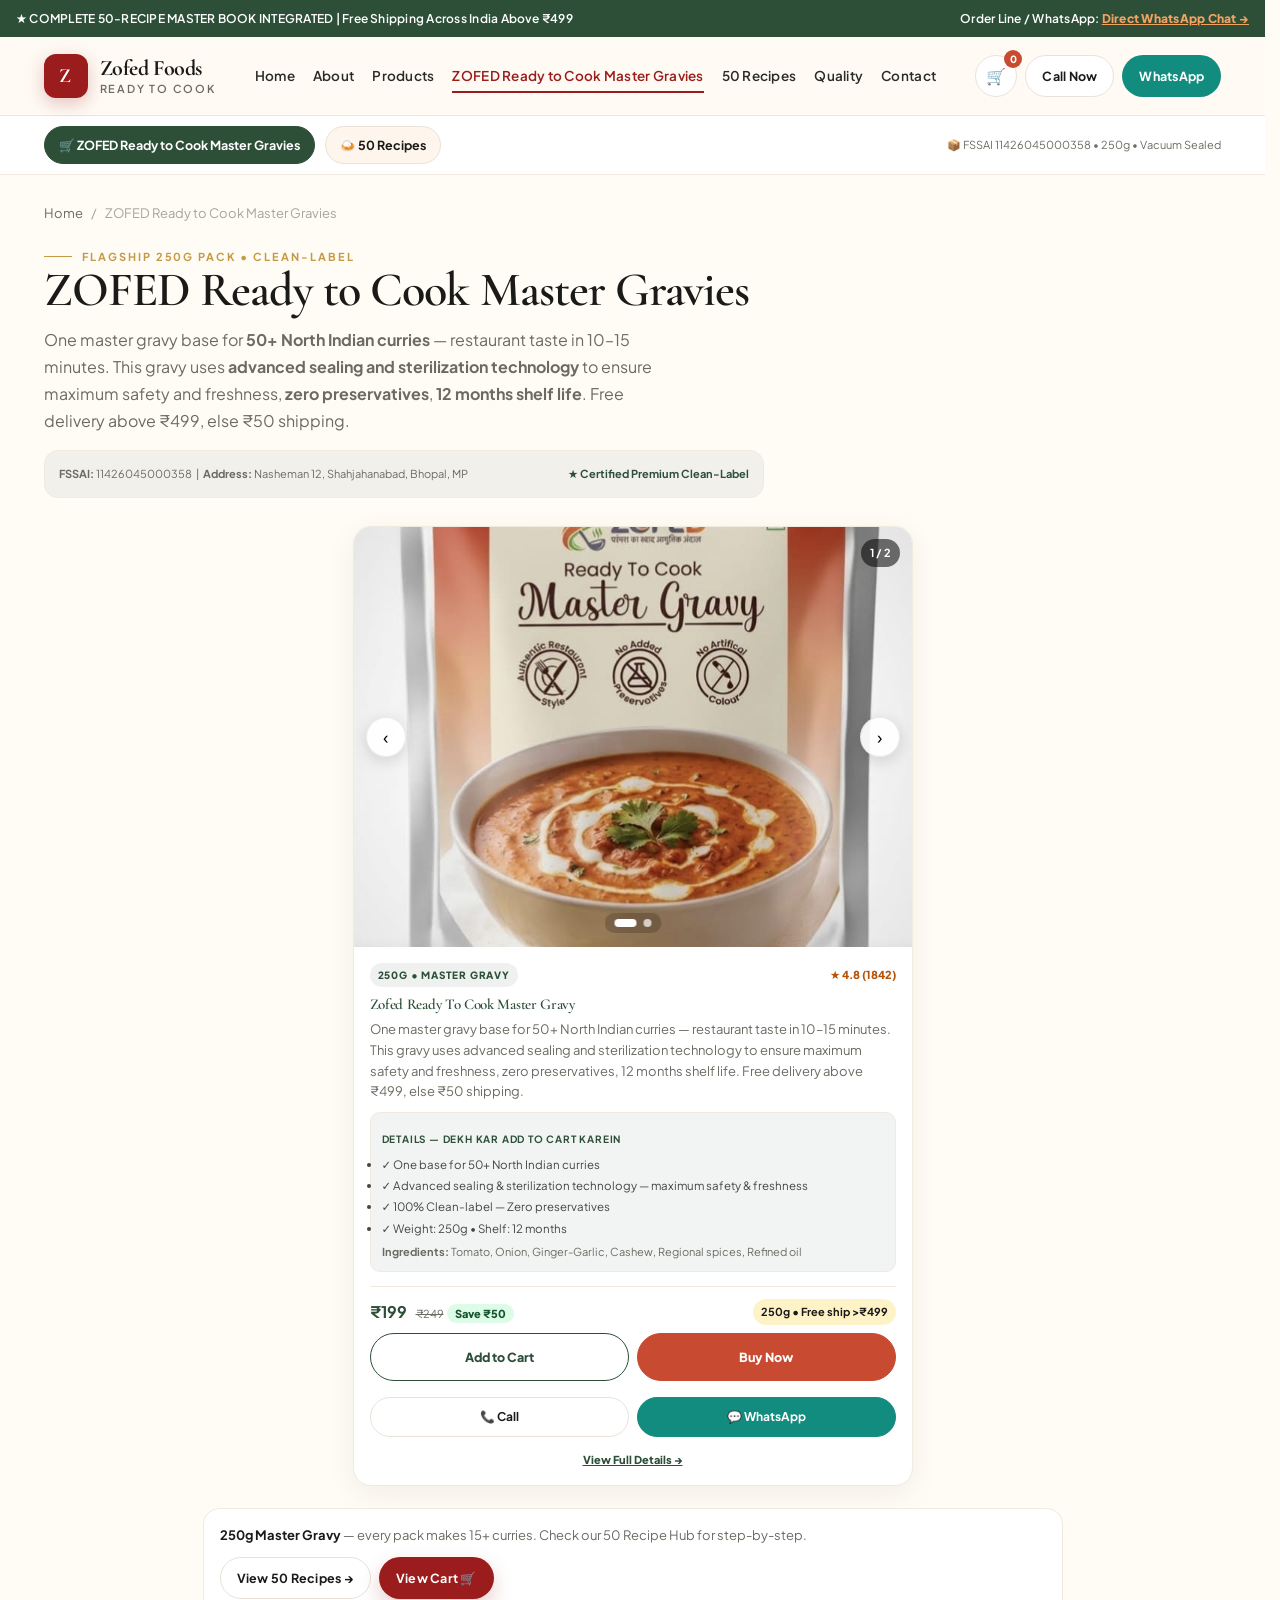
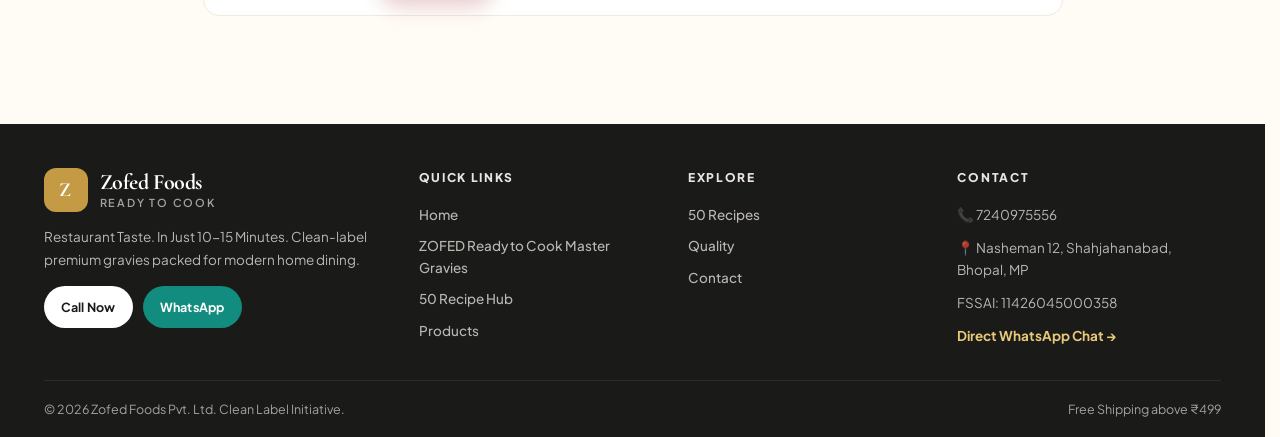
<file: store.html>
<!DOCTYPE html>
<html lang="en">
<head>
<meta charset="UTF-8"><meta name="viewport" content="width=device-width, initial-scale=1, viewport-fit=cover">
<meta name="theme-color" content="#9B1C1C">
<title>ZOFED Ready to Cook Master Gravies — Zofed Foods | Order on WhatsApp</title>
<meta name="description" content="ZOFED Ready to Cook Master Gravies — One base for 50+ North Indian curries, restaurant taste in 10–15 minutes. Advanced sealing & sterilization, zero preservatives, 12 months shelf life. Free delivery above ₹499.">
<link rel="stylesheet" href="css/style.css?v=indian50">
<link rel="stylesheet" href="css/zofed-additions.css?v=indian50">
<script src="https://checkout.razorpay.com/v1/checkout.js"></script>
<link rel="icon" href="data:image/svg+xml,%3Csvg xmlns='http://www.w3.org/2000/svg' viewBox='0 0 44 44'%3E%3Crect width='44' height='44' rx='12' fill='%239B1C1C'/%3E%3Ctext x='50%25' y='58%25' dominant-baseline='middle' text-anchor='middle' font-family='serif' font-weight='700' font-size='20' fill='white'%3EZ%3C/text%3E%3C/svg%3E">
<style>
/* 250g Master Gravy slider — combined images */
.mg-single{max-width:560px;margin:0 auto}
.mg-slider{position:relative;overflow:hidden;background:#f3ede3;height:420px;border-radius:16px 16px 0 0}
.mg-slides{display:flex;transition:transform .45s cubic-bezier(.4,0,.2,1);height:100%}
.mg-slide{flex:0 0 100%;min-width:100%;height:100%;object-fit:cover;object-position:center;display:block;cursor:pointer}
.mg-arrow{position:absolute;top:50%;transform:translateY(-50%);width:40px;height:40px;border-radius:999px;border:1px solid rgba(0,0,0,.08);background:rgba(255,255,255,.92);cursor:pointer;display:flex;align-items:center;justify-content:center;font-size:18px;box-shadow:0 4px 16px rgba(0,0,0,.14);z-index:2;user-select:none}
.mg-arrow.left{left:12px}
.mg-arrow.right{right:12px}
.mg-arrow:hover{background:white;transform:translateY(-50%) scale(1.05)}
.mg-dots{position:absolute;bottom:14px;left:50%;transform:translateX(-50%);display:flex;gap:7px;z-index:2;background:rgba(0,0,0,.18);padding:6px 10px;border-radius:999px;backdrop-filter:blur(6px)}
.mg-dot{width:8px;height:8px;border-radius:999px;background:rgba(255,255,255,.7);cursor:pointer;border:none;padding:0;transition:all .3s}
.mg-dot.active{background:white;width:22px}
.mg-counter{position:absolute;top:12px;right:12px;background:rgba(0,0,0,.55);color:white;font-size:11px;font-weight:700;padding:5px 9px;border-radius:999px;z-index:2}
@media(max-width:600px){.mg-slider{height:360px}.mg-single{max-width:100%}}
/* modal slider */
.mg-modal-slider{position:relative;overflow:hidden;background:#f3ede3;border-radius:12px;height:360px}
.mg-modal-slides{display:flex;transition:transform .45s ease;height:100%}
.mg-modal-slide{flex:0 0 100%;min-width:100%;height:100%;object-fit:cover}
</style>
</head>
<body>
<div class="zofed-announce">
  <span>★ COMPLETE 50-RECIPE MASTER BOOK INTEGRATED | Free Shipping Across India Above ₹499</span>
  <span>Order Line / WhatsApp: <a href="https://wa.me/message/K53GKHKZ3VELK1" target="_blank">Direct WhatsApp Chat →</a></span>
</div>
<header class="header">
  <div class="container header-inner">
    <a href="index.html" class="brand"><div class="brand-mark">Z</div><div class="brand-text"><strong>Zofed Foods</strong><span>Ready to Cook</span></div></a>
    <nav class="nav"><a href="index.html">Home</a><a href="about.html">About</a><a href="products.html">Products</a><a href="store.html" class="active">ZOFED Ready to Cook Master Gravies</a><a href="master-recipes.html">50 Recipes</a><a href="quality.html">Quality</a><a href="contact.html">Contact</a></nav>
    <div class="header-actions">
      <button class="zofed-cart-btn" onclick="toggleZCart(true)" aria-label="Open cart">🛒<span class="zofed-cart-badge" id="cart-count">0</span></button>
      <a href="tel:+917240975556" class="btn btn-ghost btn-sm">Call Now</a>
      <a href="https://wa.me/message/K53GKHKZ3VELK1" target="_blank" class="btn btn-whatsapp btn-sm">WhatsApp</a>
      <button class="hamburger" id="hamburger" aria-label="Open menu" aria-expanded="false" aria-controls="drawer"><span></span></button>
    </div>
  </div>
</header>
<div class="drawer" id="drawer"><div class="drawer-backdrop"></div><div class="drawer-panel"><div class="drawer-head"><div class="brand"><div class="brand-mark">Z</div><div class="brand-text"><strong>Zofed Foods</strong><span>Ready to Cook</span></div></div><button id="drawerClose" style="width:40px;height:40px;border-radius:10px;border:1px solid var(--line);background:white;cursor:pointer">✕</button></div><nav class="drawer-nav"><a href="index.html">Home <span>→</span></a><a href="store.html" class="active">ZOFED Ready to Cook Master Gravies <span>→</span></a><a href="master-recipes.html">50 Recipe Hub <span>→</span></a><a href="products.html">Products <span>→</span></a><a href="quality.html">Quality <span>→</span></a><a href="contact.html">Contact <span>→</span></a></nav><div class="drawer-cta"><a href="tel:+917240975556" class="btn btn-primary">Call: 72409 75556</a><a href="https://wa.me/message/K53GKHKZ3VELK1" target="_blank" class="btn btn-whatsapp">WhatsApp Chat</a></div></div></div>
<div class="z-cat-bar"><div class="container z-cat-inner"><a class="z-cat-pill active" href="store.html">🛒 ZOFED Ready to Cook Master Gravies</a><a class="z-cat-pill" href="master-recipes.html">🍛 50 Recipes</a><span style="margin-left:auto;font-size:11px;color:var(--muted);white-space:nowrap">📦 FSSAI 11426045000358 • 250g • Vacuum Sealed</span></div></div>

<main>
<section class="page-hero">
  <div class="container">
    <div class="breadcrumb"><a href="index.html">Home</a><span>/</span><span>ZOFED Ready to Cook Master Gravies</span></div>
    <div class="eyebrow">Flagship 250g Pack • Clean-Label</div>
    <h1>ZOFED Ready to Cook Master Gravies</h1>
    <p>One master gravy base for <b>50+ North Indian curries</b> — restaurant taste in 10–15 minutes. This gravy uses <b>advanced sealing and sterilization technology</b> to ensure maximum safety and freshness, <b>zero preservatives</b>, <b>12 months shelf life</b>. Free delivery above ₹499, else ₹50 shipping.</p>
    <div class="z-reg" style="margin-top:16px;max-width:720px">
      <span><b>FSSAI:</b> 11426045000358 &nbsp;|&nbsp; <b>Address:</b> Nasheman 12, Shahjahanabad, Bhopal, MP</span>
      <span style="font-size:11px;color:var(--forest);font-weight:700">★ Certified Premium Clean-Label</span>
    </div>
  </div>
</section>

<section class="section" style="padding-top:18px">
  <div class="container">
    <div id="store-grid" class="z-prod-grid" style="display:block;max-width:560px;margin:0 auto;"></div>
    <div style="margin-top:22px;background:white;border:1px solid var(--line-2);border-radius:16px;padding:16px;display:flex;gap:12px;flex-wrap:wrap;justify-content:space-between;align-items:center;max-width:860px;margin-left:auto;margin-right:auto">
      <div style="font-size:13px;color:var(--muted)"><strong style="color:var(--ink)">250g Master Gravy</strong> — every pack makes 15+ curries. Check our 50 Recipe Hub for step-by-step.</div>
      <div style="display:flex;gap:8px"><a href="master-recipes.html" class="btn btn-ghost btn-sm">View 50 Recipes →</a><button class="btn btn-primary btn-sm" onclick="toggleZCart(true)">View Cart 🛒</button></div>
    </div>
  </div>
</section>
</main>

<footer class="footer"><div class="container"><div class="footer-top"><div class="footer-brand"><div class="brand"><div class="brand-mark">Z</div><div class="brand-text"><strong style="color:white">Zofed Foods</strong><span style="color:rgba(255,255,255,0.6)">Ready to Cook</span></div></div><p>Restaurant Taste. In Just 10-15 Minutes. Clean-label premium gravies packed for modern home dining.</p><div style="display:flex;gap:10px;margin-top:14px"><a href="tel:+917240975556" class="btn btn-sm" style="background:white;color:var(--ink)">Call Now</a><a href="https://wa.me/message/K53GKHKZ3VELK1" target="_blank" class="btn btn-sm btn-whatsapp">WhatsApp</a></div></div><div><h4>Quick Links</h4><div class="footer-links"><a href="index.html">Home</a><a href="store.html">ZOFED Ready to Cook Master Gravies</a><a href="master-recipes.html">50 Recipe Hub</a><a href="products.html">Products</a></div></div><div><h4>Explore</h4><div class="footer-links"><a href="master-recipes.html">50 Recipes</a><a href="quality.html">Quality</a><a href="contact.html">Contact</a></div></div><div><h4>Contact</h4><div class="footer-contact"><div>📞 7240975556</div><div>📍 Nasheman 12, Shahjahanabad, Bhopal, MP</div><div>FSSAI: 11426045000358</div><a href="https://wa.me/message/K53GKHKZ3VELK1" target="_blank" style="color:var(--gold-light);font-weight:700">Direct WhatsApp Chat →</a></div></div></div><div class="footer-bottom"><span>© 2026 Zofed Foods Pvt. Ltd. Clean Label Initiative.</span><span>Free Shipping above ₹499</span></div></div></footer>

<!-- Cart Drawer -->
<div id="z-cart-drawer" class="z-drawer" aria-hidden="true">
  <div class="z-drawer-back" onclick="toggleZCart(false)"></div>
  <div class="z-drawer-panel">
    <div class="z-drawer-head"><h3 style="font-size:18px;color:var(--forest)">🛒 Shopping Cart</h3><button onclick="toggleZCart(false)" style="width:36px;height:36px;border-radius:10px;border:1px solid var(--line);background:white;cursor:pointer">✕</button></div>
    <div class="z-ship"><div style="display:flex;justify-content:space-between;font-size:12px;font-weight:700" id="z-ship-text"><span style="color:var(--forest)">Add items worth ₹499 for FREE Delivery</span><span style="color:var(--terracotta)" id="z-ship-rem">₹499 left</span></div><div class="z-ship-bar"><div id="z-ship-fill" class="z-ship-fill" style="width:0%"></div></div></div>
    <div class="z-drawer-body">
    <div id="z-cart-items" class="z-items"><p style="text-align:center;color:var(--muted);font-size:13px;padding:20px 0;font-style:italic">Your cart is empty — add a 250gm pack!</p></div>
    <div id="z-form-section" class="z-form" style="display:none">
      <h4>📍 Dispatch & Delivery Coordinates</h4>
      <label>Full Name *<input id="z-name" placeholder="e.g. Sarfaraz Mohammad"></label>
      <label>WhatsApp / Contact *<input id="z-phone" placeholder="9876543210" inputmode="numeric"></label>
      <label>Complete Address *<textarea id="z-address" rows="2" placeholder="House/Flat No, Building, Landmark"></textarea></label>
      <div style="display:grid;grid-template-columns:1fr 1fr;gap:8px"><label>City / State *<input id="z-city" value="Bhopal, MP"></label><label>Pincode *<input id="z-pincode" placeholder="462001"></label></div>
      <label>Payment Mode<select id="z-pay"><option>UPI / Online QR</option><option>Cash on Delivery (COD)</option></select></label>
     </div>
    </div>
      <div class="z-drawer-foot">
      <div class="z-sum"><div style="display:flex;justify-content:space-between"><span>Items Subtotal:</span><b id="z-sub">₹0</b></div><div style="display:flex;justify-content:space-between"><span>Delivery Charges:</span><b id="z-ship-fee">₹0</b></div><div class="total"><span>Total Payable:</span><span id="z-total">₹0</span></div></div>
      <div class="z-pay-gateway">
        <div style="font-size:11px;font-weight:800;letter-spacing:.08em;text-transform:uppercase;color:var(--forest);margin-bottom:8px">Payment Gateway</div>
        <label class="z-pay-option active" onclick="selectPay(this,'cod')"><input type="radio" name="payOpt" value="cod" checked> <span>💵 Cash on Delivery</span></label>
        <label class="z-pay-option" onclick="selectPay(this,'online')"><input type="radio" name="payOpt" value="online"> <span>💳 Pay Online - Razorpay / UPI</span></label>
        <div class="z-pay-note">Set <code>RAZORPAY_KEY</code> in <code>js/payment.js</code> to enable live Razorpay. Falls back to WhatsApp if not set.</div>
      </div>
      <button id="z-buy-now" disabled onclick="buyNowCart()" class="z-btn-buy" style="width:100%;min-height:48px;justify-content:center;margin-bottom:8px;font-size:14px">⚡ Buy Now — Pay Online</button>
      <button id="z-checkout" disabled onclick="handleCheckout()" class="z-check">Proceed via WhatsApp →</button>
      <div style="display:grid;grid-template-columns:1fr 1fr;gap:8px;margin-top:8px"><a href="tel:+917240975556" class="z-btn-call" style="justify-content:center">📞 Call to Order</a><a href="https://wa.me/message/K53GKHKZ3VELK1" target="_blank" class="z-btn-wa" style="justify-content:center">💬 WhatsApp</a></div>
    </div>
   </div>
 </div>
<div id="z-product-modal" class="z-modal" onclick="if(event.target===this) closeProdModal()"><div class="z-modal-card"><button class="z-modal-close" onclick="closeProdModal()">✕</button><div id="z-product-content"></div></div></div>
 
<script src="js/zofed-data.js?v=halwa2"></script>
<script src="js/cart.js?v=indian50"></script>
<script src="js/payment.js?v=indian50"></script>
<script src="js/app.js?v=indian50"></script>
<script>
// 250g Master Gravy — single product, combined slider (2 images)
const MASTER_GRAVY_PRODUCT = { id:'mg', name:'Zofed Ready To Cook Master Gravy', desc:'One master gravy base for 50+ North Indian curries — restaurant taste in 10–15 minutes. This gravy uses advanced sealing and sterilization technology to ensure maximum safety and freshness, zero preservatives, 12 months shelf life. Free delivery above ₹499, else ₹50 shipping.', price:199, mrp:249, badge:'250g • Master Gravy', weight:'250g', rating:4.8, reviews:1842, images:['assets/products/250g-master-gravy-2.jpeg','assets/products/250g-master-gravy-1.jpeg'], img:'assets/products/250g-master-gravy-2.jpeg', features:['One base for 50+ North Indian curries','Advanced sealing & sterilization technology — maximum safety & freshness','100% Clean-label — Zero preservatives','12 months shelf life • Vacuum sealed','FSSAI 11426045000358 — Restaurant taste in 10–15 min','Serves 4-5 • Net Wt: 250g'], ingredients:'Tomato, Onion, Ginger-Garlic, Cashew, Regional spices, Refined oil', shelfLife:'12 months', storage:'Cool & dry, refrigerate after opening' };
const MASTER_GRAVY_PRODUCTS = [MASTER_GRAVY_PRODUCT];
// Override global so cart/modal functions work
window.ZOFED_PRODUCTS = MASTER_GRAVY_PRODUCTS;
try{ ZOFED_PRODUCTS = MASTER_GRAVY_PRODUCTS; }catch(e){}
let mgCur=0, mgModalCur=0;
function mgUpdate(){ const t=document.getElementById('mg-slides'); const dots=document.querySelectorAll('.mg-dot'); const cnt=document.getElementById('mg-counter'); if(t) t.style.transform=`translateX(-${mgCur*100}%)`; dots.forEach((d,i)=>d.classList.toggle('active',i===mgCur)); if(cnt) cnt.textContent=`${mgCur+1} / 2`; }
function mgNext(){ mgCur=(mgCur+1)%2; mgUpdate(); }
function mgPrev(){ mgCur=(mgCur-1+2)%2; mgUpdate(); }
function mgGo(i){ mgCur=i; mgUpdate(); }
function mgModalUpdate(){ const t=document.getElementById('mg-modal-slides'); const dots=document.querySelectorAll('.mg-modal-dot'); if(t) t.style.transform=`translateX(-${mgModalCur*100}%)`; dots.forEach((d,i)=>d.classList.toggle('active',i===mgModalCur)); }
function mgModalNext(){ mgModalCur=(mgModalCur+1)%2; mgModalUpdate(); }
function mgModalPrev(){ mgModalCur=(mgModalCur-1+2)%2; mgModalUpdate(); }
function mgModalGo(i){ mgModalCur=i; mgModalUpdate(); }

function openProdModal(id){ const p=MASTER_GRAVY_PRODUCT; document.getElementById('z-product-content').innerHTML=`<div class="mg-modal-slider"><div id="mg-modal-slides" class="mg-modal-slides"><img src="${p.images[0]}" alt="${p.name} 1" class="mg-modal-slide"><img src="${p.images[1]}" alt="${p.name} 2" class="mg-modal-slide"></div><button class="mg-arrow left" onclick="mgModalPrev()" aria-label="Previous">‹</button><button class="mg-arrow right" onclick="mgModalNext()" aria-label="Next">›</button><div class="mg-dots" style="bottom:12px"><button class="mg-dot mg-modal-dot active" onclick="mgModalGo(0)" aria-label="Image 1"></button><button class="mg-dot mg-modal-dot" onclick="mgModalGo(1)" aria-label="Image 2"></button></div></div><div style="display:flex;justify-content:space-between;align-items:center;margin:12px 0 8px"><span class="z-prod-badge">${p.badge} • ${p.weight}</span><span style="font-size:12px;color:#B45309;font-weight:800">★ ${p.rating} (${p.reviews} reviews)</span></div><h3 style="font-size:20px;color:var(--forest)">${p.name}</h3><p style="font-size:13px;color:var(--muted);margin-top:6px;line-height:1.6">${p.desc}</p><div style="background:var(--cream-2);border:1px solid var(--line-2);border-radius:12px;padding:12px;margin-top:12px"><b style="font-size:11px;letter-spacing:.08em;text-transform:uppercase;color:var(--forest)">Product Details</b><ul style="margin-top:8px;display:grid;gap:6px;font-size:12px;color:#444">${p.features.map(f=>`<li>✓ ${f}</li>`).join('')}<li>✓ Ingredients: ${p.ingredients}</li><li>✓ Shelf life: ${p.shelfLife} • Storage: ${p.storage}</li></ul></div><div style="display:flex;align-items:center;gap:10px;margin-top:14px"><strong style="font-size:20px;color:var(--forest)">₹${p.price}</strong>${p.mrp>p.price?`<s style="color:var(--muted);font-size:13px">₹${p.mrp}</s><span style="background:#DCFCE7;color:#14532D;padding:3px 8px;border-radius:999px;font-size:11px;font-weight:800">Save ₹${p.mrp-p.price}</span>`:''}<span style="margin-left:auto;font-size:11px;color:var(--muted)">250g • Free ship &gt;₹499</span></div><div style="display:grid;grid-template-columns:1fr 1fr;gap:8px;margin-top:14px"><button class="z-btn-cart" onclick="addToZCart('${p.name.replace(/'/g,"\\'")}',${p.price}); closeProdModal();">Add to Cart</button><button class="z-btn-buy" onclick="buyNow('${p.name.replace(/'/g,"\\'")}',${p.price}); closeProdModal();">Buy Now</button></div><div class="z-quick-actions"><a href="tel:+917240975556" class="z-btn-call">📞 Call Now</a><a href="https://wa.me/message/K53GKHKZ3VELK1" target="_blank" class="z-btn-wa">💬 WhatsApp</a></div>`; document.getElementById('z-product-modal').classList.add('open'); setTimeout(()=>{ mgModalCur=mgCur; mgModalUpdate(); }, 30); }
function closeProdModal(){ document.getElementById('z-product-modal').classList.remove('open'); }
function renderStore(){ const g=document.getElementById('store-grid'); const p=MASTER_GRAVY_PRODUCT; if(!g) return; g.innerHTML=`
  <div class="z-prod mg-single" style="padding:0;overflow:hidden">
    <div class="mg-slider" id="mg-slider">
      <div id="mg-slides" class="mg-slides">
        <img src="${p.images[0]}" alt="${p.name} front" class="mg-slide" onclick="openProdModal('${p.id}')" loading="eager">
        <img src="${p.images[1]}" alt="${p.name} detail" class="mg-slide" onclick="openProdModal('${p.id}')" loading="lazy">
      </div>
      <button class="mg-arrow left" onclick="mgPrev()" aria-label="Previous image">‹</button>
      <button class="mg-arrow right" onclick="mgNext()" aria-label="Next image">›</button>
      <div class="mg-dots"><button class="mg-dot active" onclick="mgGo(0)" aria-label="Go to image 1"></button><button class="mg-dot" onclick="mgGo(1)" aria-label="Go to image 2"></button></div>
      <span id="mg-counter" class="mg-counter">1 / 2</span>
    </div>
    <div style="padding:16px;display:flex;flex-direction:column;flex:1">
      <div style="display:flex;justify-content:space-between;align-items:center"><span class="z-prod-badge">${p.badge}</span><span style="font-size:11px;color:#B45309;font-weight:800">★ ${p.rating} (${p.reviews})</span></div>
      <h3 style="cursor:pointer;margin-top:8px" onclick="openProdModal('${p.id}')">${p.name}</h3>
      <p style="font-size:13px;color:var(--muted);line-height:1.6">${p.desc}</p>
      <div style="background:rgba(45,79,56,.06);border:1px solid var(--line-2);border-radius:10px;padding:11px;margin-top:10px">
        <b style="font-size:10px;letter-spacing:.08em;text-transform:uppercase;color:var(--forest)">Details — Dekh kar Add to Cart karein</b>
        <ul style="margin-top:6px;display:grid;gap:4px;font-size:11.5px;color:#444;line-height:1.5">
          ${p.features.slice(0,3).map(f=>`<li>✓ ${f}</li>`).join('')}
          <li>✓ Weight: ${p.weight} • Shelf: ${p.shelfLife}</li>
        </ul>
        <div style="font-size:11px;color:var(--muted);margin-top:6px"><b>Ingredients:</b> ${p.ingredients}</div>
      </div>
      <div class="z-prod-foot"><div class="z-prod-price"><div><strong>₹${p.price}</strong> ${p.mrp>p.price?`<s style="color:var(--muted);font-size:11px;margin-left:6px">₹${p.mrp}</s>`:''} <span style="background:#DCFCE7;color:#14532D;padding:3px 8px;border-radius:999px;font-size:11px;font-weight:800">Save ₹${p.mrp-p.price}</span></div><span style="font-size:11px;background:#FEF3C7;padding:4px 8px;border-radius:999px;font-weight:700">${p.weight} • Free ship &gt;₹499</span></div><div class="z-prod-actions"><button class="z-btn-cart" onclick="addToZCart('${p.name.replace(/'/g,"\\'")}',${p.price})">Add to Cart</button><button class="z-btn-buy" onclick="buyNow('${p.name.replace(/'/g,"\\'")}',${p.price})">Buy Now</button></div><div class="z-quick-actions"><a href="tel:+917240975556" class="z-btn-call">📞 Call</a><a href="https://wa.me/message/K53GKHKZ3VELK1" target="_blank" class="z-btn-wa">💬 WhatsApp</a></div><a onclick="openProdModal('${p.id}')" style="text-align:center;font-size:11px;color:var(--forest);font-weight:800;cursor:pointer;margin-top:6px;text-decoration:underline">View Full Details →</a></div>
    </div>
  </div>`; 
  // swipe support
  setTimeout(()=>{
    const s=document.getElementById('mg-slider'); if(!s) return; let sx=0; s.addEventListener('touchstart', e=>{ sx=e.touches[0].clientX; }, {passive:true}); s.addEventListener('touchend', e=>{ const dx=e.changedTouches[0].clientX - sx; if(Math.abs(dx)>40) { if(dx<0) mgNext(); else mgPrev(); } });
    // keyboard arrows when focused
    document.addEventListener('keydown', e=>{ if(document.getElementById('z-product-modal').classList.contains('open')){ if(e.key==='ArrowLeft') mgModalPrev(); if(e.key==='ArrowRight') mgModalNext(); } else { if(e.key==='ArrowLeft') mgPrev(); if(e.key==='ArrowRight') mgNext(); } });
  }, 100);
}
document.addEventListener('DOMContentLoaded', ()=>{ if(typeof updBadge==='function') updBadge(); if(typeof updateMobileCart==='function') updateMobileCart(); renderStore(); });
</script>
</body>
</html>
</file>
<file: css/style.css>
/* Zofed Foods - Premium FMCG Design System
   ₹50L corporate aesthetic - warm, trustworthy, refined */

@import url('https://fonts.googleapis.com/css2?family=Cormorant+Garamond:wght@400;500;600;700&family=Plus+Jakarta+Sans:wght@400;500;600;700&family=Instrument+Serif:ital@0;1&display=swap');

:root{
  --cream:#FFFBF5;
  --cream-2:#FEF6EC;
  --cream-3:#FFF1DC;
  --ink:#1A1A18;
  --ink-2:#2B2B28;
  --muted:#6B6B63;
  --muted-2:#8A8A82;
  --line:#E8E2D9;
  --line-2:#F0EADF;
  --primary:#9B1C1C;
  --primary-dark:#7A1616;
  --primary-light:#C2412D;
  --gold:#C49A44;
  --gold-dark:#9A7A2F;
  --gold-light:#E8C97A;
  --sage:#2D3A2E;
  --sage-light:#3E5A3B;
  --accent:#E86A2C;
  --radius-xl:28px;
  --radius-lg:20px;
  --radius-md:14px;
  --shadow-soft:0 8px 30px rgba(26,26,24,0.06);
  --shadow-card:0 12px 40px rgba(26,26,24,0.08);
  --shadow-elev:0 20px 60px rgba(26,26,24,0.12);
  --header-h:78px;
}
*{box-sizing:border-box;margin:0;padding:0}
html{scroll-behavior:smooth;scroll-padding-top:90px}
body{
  font-family:'Plus Jakarta Sans',system-ui,-apple-system,Segoe UI,Roboto,sans-serif;
  background:var(--cream);
  color:var(--ink);
  line-height:1.6;
  -webkit-font-smoothing:antialiased;
  overflow-x:hidden;
}
img{max-width:100%;display:block}
a{color:inherit;text-decoration:none}
button{font:inherit}
.container{width:min(1240px,92vw);margin-inline:auto}
.eyebrow{
  font-size:11px;letter-spacing:.18em;text-transform:uppercase;font-weight:700;color:var(--gold);
  display:inline-flex;align-items:center;gap:10px;
}
.eyebrow::before{content:"";width:28px;height:1px;background:var(--gold);display:inline-block}
h1,h2,h3{font-family:'Cormorant Garamond',serif;font-weight:600;letter-spacing:-.02em;line-height:1.05}
.display{font-family:'Instrument Serif',serif;font-weight:400}
.lead{color:var(--muted);font-size:17px;line-height:1.7}

/* Header */
.header{
  position:sticky;top:0;z-index:50;
  background:rgba(255,251,245,0.82);
  backdrop-filter:blur(16px) saturate(1.2);
  border-bottom:1px solid rgba(232,226,217,0.8);
  transition:all .35s ease;
}
.header.scrolled{--header-h:66px;background:rgba(255,251,245,0.96);box-shadow:0 4px 24px rgba(26,26,24,0.06)}
.header-inner{
  height:var(--header-h);display:flex;align-items:center;justify-content:space-between;gap:24px;
  transition:height .35s ease;
}
.brand{display:flex;align-items:center;gap:12px}
.brand-mark{
  width:44px;height:44px;border-radius:12px;background:var(--primary);
  display:grid;place-items:center;color:white;font-family:'Cormorant Garamond',serif;font-weight:700;font-size:20px;letter-spacing:.04em;
  box-shadow:0 6px 18px rgba(155,28,28,0.25);
}
.brand-text{line-height:1}
.brand-text strong{font-family:'Cormorant Garamond',serif;font-size:22px;font-weight:700;letter-spacing:-.02em;display:block}
.brand-text span{font-size:11px;letter-spacing:.16em;text-transform:uppercase;color:var(--muted);font-weight:600}
.nav{display:flex;align-items:center;gap:28px}
.nav a{font-size:14px;font-weight:600;letter-spacing:.02em;color:var(--ink-2);position:relative;padding:6px 0}
.nav a::after{content:"";position:absolute;left:0;bottom:0;width:0;height:2px;background:var(--primary);transition:width .3s ease}
.nav a:hover::after,.nav a.active::after{width:100%}
.nav a.active{color:var(--primary)}
.header-actions{display:flex;align-items:center;gap:10px}
.btn{
  display:inline-flex;align-items:center;justify-content:center;gap:8px;
  padding:13px 20px;border-radius:999px;font-weight:700;font-size:13px;letter-spacing:.02em;
  transition:all .25s ease;border:1.5px solid transparent;cursor:pointer;white-space:nowrap;
}
.btn-primary{background:var(--primary);color:white;box-shadow:0 8px 20px rgba(155,28,28,0.22)}
.btn-primary:hover{background:var(--primary-dark);transform:translateY(-1px);box-shadow:0 12px 28px rgba(155,28,28,0.3)}
.btn-ghost{border-color:var(--line);background:white;color:var(--ink)}
.btn-ghost:hover{border-color:var(--ink);transform:translateY(-1px)}
.btn-whatsapp{background:#128C7E;color:white}
.btn-whatsapp:hover{background:#0E7568}
.btn-sm{padding:10px 16px;font-size:12.5px}
.hamburger{display:none;width:44px;height:44px;border-radius:12px;border:1px solid var(--line);background:white;place-items:center;cursor:pointer}
.hamburger span{width:18px;height:2px;background:var(--ink);position:relative;display:block;transition:all .3s}
.hamburger span::before,.hamburger span::after{content:"";position:absolute;left:0;width:100%;height:2px;background:var(--ink);transition:all .3s}
.hamburger span::before{top:-6px}.hamburger span::after{top:6px}
.hamburger.active span{background:transparent}
.hamburger.active span::before{transform:rotate(45deg);top:0}
.hamburger.active span::after{transform:rotate(-45deg);top:0}

/* Mobile drawer */
.drawer{
  position:fixed;inset:0;z-index:60;display:none;
}
.drawer.open{display:block}
.drawer-backdrop{position:absolute;inset:0;background:rgba(26,26,24,0.38);backdrop-filter:blur(4px);opacity:0;animation:fadeIn .25s forwards}
.drawer-panel{
  position:absolute;top:0;right:0;width:min(380px,88vw);height:100%;background:var(--cream);
  box-shadow:-20px 0 60px rgba(0,0,0,0.15);transform:translateX(100%);animation:slideIn .35s cubic-bezier(.22,1,.36,1) forwards;
  display:flex;flex-direction:column;padding:24px;
}
.drawer-head{display:flex;align-items:center;justify-content:space-between;margin-bottom:28px}
.drawer-nav{display:flex;flex-direction:column;gap:4px}
.drawer-nav a{padding:14px 16px;border-radius:14px;font-weight:600;color:var(--ink-2);display:flex;justify-content:space-between;align-items:center}
.drawer-nav a:hover,.drawer-nav a.active{background:white;box-shadow:var(--shadow-soft);color:var(--primary)}
.drawer-cta{margin-top:auto;display:grid;gap:10px;padding-top:20px;border-top:1px solid var(--line)}
@keyframes fadeIn{to{opacity:1}}
@keyframes slideIn{to{transform:translateX(0)}}

/* Hero */
.hero{
  padding:28px 0 0;
  overflow:hidden;
}
.hero-grid{
  display:grid;grid-template-columns:1.05fr .95fr;gap:32px;align-items:center;
  background:linear-gradient(135deg,#FFF8ED 0%,#FFF2DE 55%,#FFECD0 100%);
  border:1px solid var(--line-2);
  border-radius:32px;
  padding:28px;
  position:relative;
  overflow:hidden;
}
.hero-grid::before{
  content:"";position:absolute;inset:0;
  background:radial-gradient(600px 400px at 20% 10%, rgba(196,154,68,0.12), transparent 60%),
             radial-gradient(700px 500px at 90% 30%, rgba(155,28,28,0.07), transparent 60%);
  pointer-events:none;
}
.hero-copy{position:relative;z-index:1;padding:18px 14px 18px 18px}
.hero-badge{
  display:inline-flex;align-items:center;gap:10px;background:white;border:1px solid var(--line);
  padding:8px 12px;border-radius:999px;font-size:12px;font-weight:700;letter-spacing:.04em;box-shadow:var(--shadow-soft);margin-bottom:18px;
}
.hero-badge i{width:8px;height:8px;background:#22C55E;border-radius:50%;display:inline-block;box-shadow:0 0 0 6px rgba(34,197,94,0.15)}
.hero h1{font-size:clamp(38px,5vw,58px);line-height:.95;margin-bottom:16px}
.hero h1 em{font-family:'Instrument Serif',serif;font-style:italic;font-weight:400;color:var(--primary)}
.hero p{color:var(--muted);font-size:17px;line-height:1.7;max-width:520px;margin-bottom:22px}
.hero-actions{display:flex;gap:12px;flex-wrap:wrap;margin-bottom:22px}
.hero-trust{display:flex;align-items:center;gap:16px;flex-wrap:wrap;padding-top:18px;border-top:1px solid rgba(232,226,217,0.9)}
.hero-trust .avatars{display:flex}
.hero-trust .avatars img{width:36px;height:36px;border-radius:50%;border:2.5px solid white;object-fit:cover;margin-left:-8px}
.hero-trust .avatars img:first-child{margin-left:0}
.stars{color:var(--gold);letter-spacing:.08em;font-size:13px}
.hero-visual{position:relative;z-index:1;display:grid;gap:16px}
.hero-main-img{
  height:420px;border-radius:24px;overflow:hidden;position:relative;
  box-shadow:0 20px 60px rgba(26,26,24,0.18);background:#ddd;
}
.hero-main-img img{width:100%;height:100%;object-fit:cover}
.hero-float{
  position:absolute;left:16px;bottom:16px;background:rgba(255,255,255,0.96);backdrop-filter:blur(10px);
  border-radius:16px;padding:12px 14px;display:flex;gap:12px;align-items:center;box-shadow:var(--shadow-card);min-width:220px;
}
.hero-float img{width:46px;height:46px;border-radius:10px;object-fit:cover}
.hero-mini-grid{display:grid;grid-template-columns:1fr 1fr;gap:14px}
.mini-card{background:white;border-radius:18px;overflow:hidden;border:1px solid var(--line-2);box-shadow:var(--shadow-soft);display:flex;gap:12px;padding:12px;align-items:center}
.mini-card img{width:64px;height:64px;border-radius:12px;object-fit:cover;flex-shrink:0}
.mini-card strong{font-size:13px;line-height:1.3;display:block}
.mini-card span{font-size:12px;color:var(--muted)}

/* Sections */
.section{padding:72px 0}
.section-head{max-width:640px;margin:0 auto 36px;text-align:center}
.section-head h2{font-size:clamp(32px,4vw,44px);margin:10px 0 12px}
.section-head p{color:var(--muted);font-size:16px;line-height:1.7}
.grid-3{display:grid;grid-template-columns:repeat(3,1fr);gap:22px}
.grid-4{display:grid;grid-template-columns:repeat(4,1fr);gap:18px}
.card{
  background:white;border:1px solid var(--line-2);border-radius:22px;overflow:hidden;
  box-shadow:var(--shadow-soft);transition:all .35s cubic-bezier(.22,1,.36,1);
}
.card:hover{transform:translateY(-6px);box-shadow:var(--shadow-elev);border-color:rgba(196,154,68,0.25)}
.card-media{height:220px;overflow:hidden;position:relative;background:#f3ede3}
.card-media img{width:100%;height:100%;object-fit:cover;transition:transform .6s ease}
.card:hover .card-media img{transform:scale(1.06)}
.card-badge{position:absolute;top:12px;left:12px;background:white;padding:6px 10px;border-radius:999px;font-size:11px;font-weight:800;letter-spacing:.08em;text-transform:uppercase;box-shadow:var(--shadow-soft)}
.card-body{padding:18px 18px 16px}
.card-body h3{font-size:19px;margin-bottom:6px}
.card-body p{font-size:13.5px;color:var(--muted);line-height:1.6;margin-bottom:14px}
.card-link{font-size:13px;font-weight:800;letter-spacing:.04em;color:var(--primary);display:inline-flex;gap:6px;align-items:center}
.card-link::after{content:"→";transition:transform .2s}
.card-link:hover::after{transform:translateX(4px)}

/* About intro */
.split{display:grid;grid-template-columns:1.1fr .9fr;gap:40px;align-items:center}
.about-visual{position:relative}
.about-visual .main{height:460px;border-radius:26px;overflow:hidden;box-shadow:var(--shadow-card)}
.about-visual .main img{width:100%;height:100%;object-fit:cover}
.about-visual .float{
  position:absolute;right:-14px;bottom:18px;background:white;border-radius:18px;padding:14px;display:flex;gap:12px;align-items:center;
  box-shadow:var(--shadow-elev);border:1px solid var(--line-2);width:min(320px,90%);
}
.feature-list{display:grid;gap:14px;margin-top:18px}
.feature{display:flex;gap:12px}
.feature-icon{width:44px;height:44px;border-radius:12px;background:var(--cream-2);border:1px solid var(--line-2);display:grid;place-items:center;flex-shrink:0;font-size:18px}
.feature h4{font-size:14px;font-weight:800;margin-bottom:2px}
.feature p{font-size:13px;color:var(--muted);line-height:1.6}

/* Why */
.why-grid{display:grid;grid-template-columns:repeat(3,1fr);gap:18px}
.why-card{background:white;border:1px solid var(--line-2);border-radius:20px;padding:22px;box-shadow:var(--shadow-soft);transition:transform .3s}
.why-card:hover{transform:translateY(-4px);box-shadow:var(--shadow-card)}
.why-icon{width:48px;height:48px;border-radius:14px;display:grid;place-items:center;font-size:20px;margin-bottom:14px}
.why-card h3{font-size:17px;margin-bottom:6px}
.why-card p{font-size:13.5px;color:var(--muted);line-height:1.65}

/* Banner */
.cta-banner{
  background:var(--sage);color:#FFFBF5;border-radius:28px;padding:36px;display:grid;grid-template-columns:1.2fr .8fr;gap:24px;align-items:center;
  position:relative;overflow:hidden;
}
.cta-banner::before{content:"";position:absolute;inset:0;background:radial-gradient(500px 300px at 80% 20%, rgba(255,255,255,0.08), transparent 60%);pointer-events:none}
.cta-banner h3{font-size:30px;color:white;margin-bottom:8px}
.cta-banner p{color:rgba(255,251,245,0.8);font-size:14px;line-height:1.7}

/* Products page */
.toolbar{display:flex;gap:12px;flex-wrap:wrap;align-items:center;justify-content:space-between;margin-bottom:20px}
.search{flex:1;min-width:240px;max-width:420px;display:flex;align-items:center;gap:10px;background:white;border:1px solid var(--line);border-radius:999px;padding:10px 14px}
.search input{border:none;outline:none;width:100%;font:inherit;font-size:14px}
.filters{display:flex;gap:8px;flex-wrap:wrap}
.chip{padding:9px 14px;border-radius:999px;border:1px solid var(--line);background:white;font-weight:700;font-size:13px;cursor:pointer;transition:all .2s}
.chip.active,.chip:hover{background:var(--ink);color:white;border-color:var(--ink)}
.product-card .card-media{height:200px}
.product-meta{display:flex;gap:8px;align-items:center;margin-bottom:8px}
.product-meta span{font-size:11px;font-weight:800;letter-spacing:.08em;text-transform:uppercase;color:var(--gold)}
.product-actions{display:flex;gap:8px;margin-top:12px}
.product-actions .btn{flex:1;padding:10px 12px;font-size:12.5px}

/* Product detail */
.detail-grid{display:grid;grid-template-columns:1.05fr .95fr;gap:32px;align-items:start}
.gallery{position:sticky;top:90px}
.gallery-main{height:480px;border-radius:24px;overflow:hidden;background:#eee;box-shadow:var(--shadow-card)}
.gallery-main img{width:100%;height:100%;object-fit:cover}
.gallery-thumbs{display:grid;grid-template-columns:repeat(4,1fr);gap:10px;margin-top:12px}
.gallery-thumbs button{height:86px;border-radius:14px;overflow:hidden;border:2px solid transparent;padding:0;cursor:pointer;background:#eee}
.gallery-thumbs button.active{border-color:var(--primary)}
.gallery-thumbs img{width:100%;height:100%;object-fit:cover}
.detail-body h1{font-size:38px;margin:8px 0 10px}
.detail-badge{font-size:11px;letter-spacing:.14em;text-transform:uppercase;font-weight:800;color:var(--primary)}
.detail-desc{color:var(--muted);line-height:1.75;margin:14px 0 18px}
.detail-list{display:grid;gap:10px;margin:18px 0}
.detail-list li{list-style:none;display:flex;gap:10px;align-items:flex-start;font-size:14px}
.detail-list li::before{content:"✓";width:22px;height:22px;border-radius:50%;background:var(--cream-2);border:1px solid var(--line);display:grid;place-items:center;font-size:11px;font-weight:800;color:var(--sage);flex-shrink:0;margin-top:1px}
.enquiry-box{background:white;border:1px solid var(--line-2);border-radius:20px;padding:20px;box-shadow:var(--shadow-soft);margin-top:18px}
.enquiry-box h4{font-size:15px;margin-bottom:10px}

/* Recipes */
.recipe-card .card-media{height:240px}
.recipe-tag{position:absolute;bottom:12px;left:12px;background:rgba(26,26,24,0.82);color:white;padding:7px 10px;border-radius:999px;font-size:11px;font-weight:700;backdrop-filter:blur(6px)}

/* Timeline */
.timeline{position:relative;max-width:900px;margin:0 auto;display:grid;gap:22px}
.timeline::before{content:"";position:absolute;left:19px;top:10px;bottom:10px;width:2px;background:var(--line);border-radius:2px}
.step{display:grid;grid-template-columns:56px 1fr;gap:18px;align-items:start;position:relative}
.step-num{width:40px;height:40px;border-radius:50%;background:var(--primary);color:white;display:grid;place-items:center;font-weight:800;font-size:13px;box-shadow:0 8px 20px rgba(155,28,28,0.25);position:relative;z-index:1}
.step-card{background:white;border:1px solid var(--line-2);border-radius:18px;padding:18px;display:grid;grid-template-columns:120px 1fr;gap:16px;align-items:center;box-shadow:var(--shadow-soft)}
.step-card img{width:120px;height:90px;border-radius:12px;object-fit:cover}
.step-card h4{font-size:16px;margin-bottom:4px}
.step-card p{font-size:13px;color:var(--muted);line-height:1.6}

/* Contact */
.contact-grid{display:grid;grid-template-columns:.95fr 1.05fr;gap:28px;align-items:start}
.info-card{background:white;border:1px solid var(--line-2);border-radius:20px;padding:22px;box-shadow:var(--shadow-soft)}
.info-card h3{font-size:18px;margin-bottom:12px}
.info-item{display:flex;gap:14px;padding:14px 0;border-bottom:1px solid var(--line-2)}
.info-item:last-child{border-bottom:none}
.info-icon{width:44px;height:44px;border-radius:12px;background:var(--cream-2);border:1px solid var(--line-2);display:grid;place-items:center;flex-shrink:0}
.form-card{background:white;border:1px solid var(--line-2);border-radius:22px;padding:24px;box-shadow:var(--shadow-soft)}
.form-grid{display:grid;grid-template-columns:1fr 1fr;gap:14px}
.field{display:grid;gap:6px}
.field label{font-size:12px;font-weight:800;letter-spacing:.06em;text-transform:uppercase;color:var(--muted)}
.field input,.field select,.field textarea{
  width:100%;padding:12px 14px;border-radius:12px;border:1px solid var(--line);background:var(--cream);font:inherit;font-size:14px;outline:none;transition:border-color .2s, box-shadow .2s;
}
.field input:focus,.field select:focus,.field textarea:focus{border-color:var(--gold);box-shadow:0 0 0 4px rgba(196,154,68,0.15);background:white}
.field textarea{min-height:110px;resize:vertical}
.field.full{grid-column:1 / -1}
.error{font-size:12px;color:var(--primary);display:none}
.field.invalid .error{display:block}
.field.invalid input,.field.invalid select,.field.invalid textarea{border-color:var(--primary)}
.map{height:280px;border-radius:20px;overflow:hidden;border:1px solid var(--line-2);background:#E8E2D9;position:relative}
.map img{width:100%;height:100%;object-fit:cover;opacity:.9}
.map-pin{position:absolute;left:50%;top:50%;transform:translate(-50%,-60%);background:white;padding:10px 14px;border-radius:14px;box-shadow:var(--shadow-elev);display:flex;gap:10px;align-items:center;font-weight:700;font-size:13px;border:1px solid var(--line-2)}

/* Footer */
.footer{background:var(--ink);color:#FFFBF5;margin-top:36px}
.footer-top{display:grid;grid-template-columns:1.3fr .9fr .9fr 1fr;gap:32px;padding:44px 0 32px}
.footer-brand .brand-mark{background:var(--gold);box-shadow:none}
.footer-brand p{color:rgba(255,251,245,0.7);font-size:13.5px;line-height:1.7;margin-top:14px;max-width:360px}
.footer h4{font-family:'Plus Jakarta Sans',sans-serif;font-size:12px;letter-spacing:.14em;text-transform:uppercase;font-weight:800;color:rgba(255,251,245,0.9);margin-bottom:16px}
.footer-links{display:grid;gap:10px}
.footer-links a{color:rgba(255,251,245,0.7);font-size:13.5px;font-weight:500}
.footer-links a:hover{color:white}
.footer-contact{color:rgba(255,251,245,0.7);font-size:13.5px;line-height:1.7;display:grid;gap:10px}
.footer-bottom{border-top:1px solid rgba(255,251,245,0.08);padding:18px 0;display:flex;justify-content:space-between;gap:16px;flex-wrap:wrap;color:rgba(255,251,245,0.6);font-size:12.5px}

/* Floating */
.float-bar{position:fixed;right:16px;bottom:16px;z-index:45;display:flex;flex-direction:column;gap:10px}
.float-btn{width:54px;height:54px;border-radius:50%;display:grid;place-items:center;color:white;box-shadow:0 12px 30px rgba(0,0,0,0.18);transition:transform .2s}
.float-btn:hover{transform:translateY(-2px) scale(1.04)}
.float-btn.call{background:var(--primary)}
.float-btn.wa{background:#128C7E}
.float-btn svg{width:22px;height:22px;fill:white}

/* Reveal */
.reveal{opacity:0;transform:translateY(14px);transition:opacity .6s ease, transform .6s cubic-bezier(.22,1,.36,1)}
.reveal.in{opacity:1;transform:none}
.delay-1{transition-delay:.08s}.delay-2{transition-delay:.16s}.delay-3{transition-delay:.24s}

/* Misc */
.breadcrumb{display:flex;gap:8px;align-items:center;font-size:13px;color:var(--muted);margin-bottom:14px;flex-wrap:wrap}
.breadcrumb a:hover{color:var(--ink)}
.breadcrumb span{opacity:.6}
.page-hero{padding:28px 0 10px}
.page-hero h1{font-size:clamp(34px,4.5vw,48px)}
.page-hero p{color:var(--muted);max-width:640px;margin-top:10px;line-height:1.7}
.divider{height:1px;background:var(--line);margin:24px 0}
.notfound{padding:60px 0;text-align:center}
.notfound h1{font-size:clamp(42px,6vw,72px);line-height:.9}
.notfound p{color:var(--muted);max-width:520px;margin:14px auto 20px;line-height:1.7}

/* ========== Mobile & User Friendly Enhancements ========== */
*{ -webkit-tap-highlight-color: transparent; }
html{ scrollbar-gutter: stable; }
body{ text-rendering: optimizeLegibility; }
a:focus-visible, button:focus-visible, input:focus-visible, select:focus-visible, textarea:focus-visible{
  outline:2px solid var(--gold); outline-offset:2px; border-radius:8px;
}
.skip-link{
  position:absolute; left:-9999px; top:auto; width:1px; height:1px; overflow:hidden;
  background:var(--primary); color:white; padding:10px 14px; border-radius:999px; font-weight:700; z-index:100;
}
.skip-link:focus{ left:12px; top:12px; width:auto; height:auto; }

/* Bottom mobile action bar - thumb-friendly */
.mobile-action-bar{
  display:none; position:fixed; left:0; right:0; bottom:0; z-index:46;
  background:rgba(255,251,245,0.96); backdrop-filter:blur(16px) saturate(1.2);
  border-top:1px solid var(--line); padding:10px 12px calc(10px + env(safe-area-inset-bottom));
  gap:10px; box-shadow:0 -8px 30px rgba(26,26,24,0.08);
}
.mobile-action-bar .btn{ flex:1; min-height:48px; font-size:14px; padding:12px 14px; border-radius:14px; }
.mobile-action-bar .btn-primary{ box-shadow:none; }
.mobile-action-bar .btn-whatsapp{ background:#128C7E; }

/* Chips horizontal scroll on mobile */
.filters{ scrollbar-width:none; -ms-overflow-style:none; }
.filters::-webkit-scrollbar{ display:none; }

/* Search clear button */
.search{ position:relative; }
.search-clear{
  display:none; width:28px; height:28px; border-radius:50%; border:1px solid var(--line);
  background:white; place-items:center; cursor:pointer; flex-shrink:0; font-size:14px; line-height:1;
}
.search-clear.show{ display:grid; }
.search input{ font-size:16px; } /* prevent iOS zoom */

/* Empty state */
.empty-state{
  display:none; text-align:center; padding:36px 20px; background:white; border:1px dashed var(--line);
  border-radius:20px; margin-top:18px;
}
.empty-state.show{ display:block; }
.empty-state h3{ font-size:20px; margin-bottom:6px; }
.empty-state p{ font-size:13px; color:var(--muted); }

/* Smooth reduced motion */
@media (prefers-reduced-motion: reduce){
  *, *::before, *::after{ animation-duration:0.01ms !important; animation-iteration-count:1 !important; transition-duration:0.01ms !important; scroll-behavior:auto !important; }
}

/* Responsive */
@media (max-width:1024px){
  .hero-grid{grid-template-columns:1fr;gap:20px}
  .hero-main-img{height:360px}
  .split{grid-template-columns:1fr;gap:28px}
  .detail-grid{grid-template-columns:1fr}
  .gallery{position:static}
  .contact-grid{grid-template-columns:1fr}
  .cta-banner{grid-template-columns:1fr}
  .footer-top{grid-template-columns:1fr 1fr;gap:28px}
  .grid-4{grid-template-columns:repeat(2,1fr)}
}
@media (max-width:720px){
  .container{ width:min(96vw, 100% - 24px); }
  .nav,.header-actions .btn-ghost,.header-actions .btn-primary{ display:none}
  .hamburger{display:grid; min-width:44px; min-height:44px; }
  .header-inner{height:auto; min-height:56px; padding:8px 0; }
  .hero{ padding:14px 0 0; }
  .hero-grid{padding:14px;border-radius:22px; gap:16px}
  .hero-copy{padding:6px}
  .hero h1{font-size:32px; line-height:0.98; letter-spacing:-0.03em}
  .hero p{ font-size:15.5px; line-height:1.65; margin-bottom:16px}
  .hero-badge{ font-size:11px; padding:7px 10px; }
  .hero-actions{ gap:10px; }
  .hero-actions .btn{ flex:1 1 100%; min-height:48px; font-size:15px; justify-content:center; }
  .hero-actions .btn-ghost{ background:white; }
  .hero-trust{ gap:12px; padding-top:14px; }
  .hero-main-img{height:300px; border-radius:18px}
  .hero-float{ left:12px; right:12px; bottom:12px; min-width:auto; padding:10px 12px; border-radius:14px; }
  .hero-float img{ width:42px; height:42px; }
  .hero-mini-grid{grid-template-columns:1fr; gap:10px}
  .mini-card{ padding:10px; }
  .section{padding:40px 0}
  .section-head h2{ font-size:30px; }
  .section-head p{ font-size:15px; }
  .lead{ font-size:15.5px; }
  .grid-3,.why-grid{grid-template-columns:1fr; gap:16px}
  .card-media{ height:200px; }
  .card-body{ padding:16px; }
  .card-body h3{ font-size:18px; }
  .why-card{ padding:0; overflow:hidden; }
  .form-grid{grid-template-columns:1fr; gap:12px}
  .field input,.field select,.field textarea{ font-size:16px; padding:13px 14px; min-height:48px; }
  .field textarea{ min-height:110px; }
  .footer-top{grid-template-columns:1fr; gap:22px; padding:32px 0 24px}
  .footer-brand p{ max-width:none; }
  .footer-links a{ padding:6px 0; display:inline-block; min-height:32px; }
  .step-card{grid-template-columns:1fr; gap:12px}
  .step-card img{width:100%;height:180px}
  .timeline::before{ left:19px; }
  .gallery-main{height:340px; border-radius:18px}
  .gallery-thumbs{ gap:8px; }
  .gallery-thumbs button{ height:72px; border-radius:12px; }
  .detail-body h1{ font-size:30px; }
  .detail-grid{ gap:20px; }
  .enquiry-box{ padding:18px; border-radius:18px; }
  .product-actions .btn{ min-height:44px; }
  .toolbar{ gap:12px; }
  .search{ min-width:0; flex:1 1 100%; max-width:none; padding:12px 14px; border-radius:16px; }
  .search input{ font-size:16px; }
  .filters{
    flex-wrap:nowrap; overflow-x:auto; overflow-y:hidden;
    gap:8px; padding-bottom:6px; margin:0 -12px; padding-inline:12px;
    scroll-snap-type:x proximity; -webkit-overflow-scrolling:touch;
  }
  .chip{ flex:0 0 auto; scroll-snap-align:start; min-height:40px; padding:10px 16px; font-size:13px; white-space:nowrap; }
  .cta-banner{ padding:22px; border-radius:22px; gap:18px; }
  .cta-banner h3{ font-size:24px; }
  .cta-banner div[style*="height:"]{ height:200px !important; }
  .breadcrumb{ font-size:12.5px; }
  .page-hero{ padding:20px 0 8px; }
  .page-hero h1{ font-size:30px; }
  .drawer-panel{ width:min(92vw, 380px); padding:20px 16px; padding-bottom:calc(20px + env(safe-area-inset-bottom)); }
  .drawer-nav a{ min-height:48px; font-size:15px; }
  /* hide floating circles on mobile, show bottom bar */
  .float-bar{ display:none; }
  .mobile-action-bar{ display:flex; }
  body{ padding-bottom: calc(72px + env(safe-area-inset-bottom)); }
  .map{ height:240px; border-radius:16px; }
  .contact-grid{ gap:20px; }
  .notfound{ padding:36px 0; }
}
@media (max-width:480px){
  .hero h1{ font-size:28px; }
  .hero p{ font-size:15px; }
  .card-media{ height:190px; }
  .recipe-card .card-media{ height:200px; }
  .gallery-main{ height:300px; }
  .step-card{ padding:14px; }
  .brand-text strong{ font-size:19px; }
  .brand-mark{ width:40px; height:40px; font-size:18px; border-radius:10px; }
}
@media (max-width:360px){
  .hero-grid{ padding:12px; border-radius:18px; }
  .hero h1{ font-size:26px; }
  .btn{ padding:12px 16px; font-size:14px; }
}
</file>
<file: css/zofed-additions.css>
/* Zofed Additions - New homepage sections + Store + Recipe Hub - matches existing design system */
:root{ --terracotta:#C84B31; --forest:#2D4F38; --saffron:#F4A261; --forest-light:#3E5A3B; }

/* — Top Announcement — */
.zofed-announce{ background:var(--forest); color:white; font-size:12px; font-weight:600; padding:9px 16px; display:flex; justify-content:space-between; align-items:center; gap:12px; flex-wrap:wrap; letter-spacing:.02em; }
.zofed-announce a{ color:var(--saffron); text-decoration:underline; font-weight:800; }
.zofed-announce a:hover{ color:white; }
@media(max-width:640px){ .zofed-announce{ font-size:11px; justify-content:center; text-align:center; } }

/* — Ecom Header Fix: prevent nav disappearing — */
.header-inner{ gap:14px; }
.nav{ gap:18px; flex-shrink:1; min-width:0; }
.nav a{ white-space:nowrap; font-size:13.5px; }
.header-actions{ flex-shrink:0; gap:8px; }
@media(max-width:1180px){ .nav{ gap:12px; } .nav a{ font-size:12.5px; } .header-actions .btn-ghost{ display:none; } }
@media(max-width:980px){ .nav{ overflow-x:auto; scrollbar-width:none; -ms-overflow-style:none; max-width:52vw; padding-bottom:2px; gap:10px; } .nav::-webkit-scrollbar{ display:none; } .nav a{ font-size:12px; padding:6px 2px; } }
@media(max-width:860px){ .nav{ display:none; } .hamburger{ display:grid !important; } }

/* — Ecom Category Bar — */
.z-cat-bar{ background:white; border-bottom:1px solid var(--line-2); position:sticky; top:var(--header-h); z-index:49; }
.z-cat-inner{ display:flex; gap:10px; overflow-x:auto; scrollbar-width:none; padding:10px 0; align-items:center; }
.z-cat-inner::-webkit-scrollbar{ display:none; }
.z-cat-pill{ white-space:nowrap; padding:8px 14px; border-radius:999px; border:1px solid var(--line); background:var(--cream-2); font-size:12.5px; font-weight:700; cursor:pointer; transition:.2s; }
.z-cat-pill.active{ background:var(--forest); color:white; border-color:var(--forest); }
.z-cat-pill:hover{ border-color:var(--forest); }

/* — Cart Icon in Header — */
.zofed-cart-btn{ position:relative; width:42px; height:42px; border-radius:50%; background:white; border:1px solid var(--line); display:grid; place-items:center; cursor:pointer; transition:all .2s; flex-shrink:0; }
.zofed-cart-btn:hover{ border-color:var(--terracotta); color:var(--terracotta); }
.zofed-cart-badge{ position:absolute; top:-6px; right:-6px; background:var(--terracotta); color:white; font-size:10px; font-weight:800; min-width:18px; height:18px; border-radius:999px; display:grid; place-items:center; padding:0 4px; line-height:1; }

/* — Identity Section — */
.z-ident{ background:white; border-top:1px solid var(--line-2); border-bottom:1px solid var(--line-2); padding:64px 0; }
.z-ident-head{ text-align:center; max-width:640px; margin:0 auto 36px; }
.z-ident-grid{ display:grid; grid-template-columns:1fr 1fr; gap:28px; margin-bottom:32px; }
.z-ident-grid h4{ font-size:16px; margin-bottom:6px; color:var(--forest); }
.z-ident-grid p{ font-size:13.5px; color:var(--muted); line-height:1.7; }
.z-audience{ background:var(--cream-2); border:1px solid var(--line-2); border-radius:20px; padding:20px; }
.z-audience h4{ text-align:center; font-size:11px; letter-spacing:.14em; text-transform:uppercase; color:var(--forest); margin-bottom:16px; }
.z-aud-grid{ display:grid; grid-template-columns:repeat(3,1fr); gap:14px; }
.z-aud-card{ background:white; border:1px solid var(--line-2); border-radius:14px; padding:16px; }
.z-aud-card b.t{ color:var(--terracotta); font-size:13px; display:block; margin-bottom:6px; }
.z-aud-card p{ font-size:12px; color:#6B6B63; line-height:1.6; }
.z-aud-card b.r{ color:var(--forest); font-size:11.5px; display:block; margin-top:8px; line-height:1.5; }

/* — Store Preview — */
.z-store{ padding:64px 0; background:var(--cream); }
.z-store-head{ text-align:center; max-width:640px; margin:0 auto 32px; }
.z-store-head h2{ font-size:clamp(30px,4vw,40px); }
.z-store-head p{ color:var(--muted); font-size:14px; margin-top:8px; }
.z-prod-grid{ display:grid; grid-template-columns:repeat(4,1fr); gap:18px; }
.z-prod{ background:white; border:1px solid var(--line-2); border-radius:18px; padding:16px; display:flex; flex-direction:column; justify-content:space-between; transition:all .3s; box-shadow:var(--shadow-soft); }
.z-prod:hover{ transform:translateY(-4px); box-shadow:var(--shadow-card); border-color:rgba(200,75,49,.2); }
.z-prod-badge{ background:rgba(45,79,56,.08); color:var(--forest); font-size:10px; font-weight:800; letter-spacing:.08em; text-transform:uppercase; padding:4px 8px; border-radius:999px; }
.z-prod h3{ font-size:15px; color:var(--forest); margin-top:10px; line-height:1.2; }
.z-prod p{ font-size:12.5px; color:var(--muted); line-height:1.6; margin-top:6px; }
.z-prod-foot{ display:flex; flex-direction:column; gap:8px; margin-top:14px; padding-top:12px; border-top:1px solid var(--line-2); }
.z-prod-price{ display:flex; justify-content:space-between; align-items:center; }
.z-prod-price strong{ font-size:16px; color:var(--forest); }
.z-prod-price s{ font-size:12px; color:var(--muted); margin-left:6px; }
.z-prod-actions{ display:grid; grid-template-columns:1fr 1fr; gap:8px; }
.z-btn-cart{ background:white; color:var(--forest); border:1.5px solid var(--forest); padding:10px 10px; border-radius:999px; font-size:12.5px; font-weight:800; cursor:pointer; transition:.2s; min-height:48px; display:inline-flex; align-items:center; justify-content:center; touch-action:manipulation; -webkit-tap-highlight-color:transparent; }
.z-btn-cart:hover{ background:var(--forest); color:white; }
.z-btn-cart:active{ transform:scale(0.97); }
.z-btn-buy{ background:var(--terracotta); color:white; border:1.5px solid var(--terracotta); padding:10px 10px; border-radius:999px; font-size:12.5px; font-weight:800; cursor:pointer; transition:.2s; min-height:48px; display:inline-flex; align-items:center; justify-content:center; touch-action:manipulation; -webkit-tap-highlight-color:transparent; }
.z-btn-buy:hover{ background:#A93D27; border-color:#A93D27; }
.z-btn-buy:active{ transform:scale(0.97); }
.z-btn-buy:hover{ background:#A93D27; border-color:#A93D27; }
.z-prod-foot button{ transition:.2s; }
.z-quick-actions{ display:grid; grid-template-columns:1fr 1fr; gap:8px; margin-top:8px; }
.z-btn-call{ background:white; color:var(--ink); border:1.5px solid var(--line); padding:8px 10px; border-radius:999px; font-size:12px; font-weight:700; cursor:pointer; display:inline-flex; align-items:center; justify-content:center; gap:6px; text-decoration:none; min-height:40px; }
.z-btn-call:hover{ border-color:var(--ink); }
.z-btn-wa{ background:#128C7E; color:white; border:1.5px solid #128C7E; padding:8px 10px; border-radius:999px; font-size:12px; font-weight:700; cursor:pointer; display:inline-flex; align-items:center; justify-content:center; gap:6px; text-decoration:none; min-height:40px; }
.z-btn-wa:hover{ background:#0E7568; }
@media(max-width:480px){ .z-prod-actions{ grid-template-columns:1fr; } .z-quick-actions{ grid-template-columns:1fr; } }

/* — Recipe Hub Preview — */
.z-hub{ background:white; border-top:1px solid var(--line-2); border-bottom:1px solid var(--line-2); padding:64px 0; }
.z-hub-head{ text-align:center; max-width:640px; margin:0 auto 28px; }
.z-filters{ display:flex; gap:8px; flex-wrap:wrap; justify-content:center; margin-bottom:28px; }
.z-filter{ padding:8px 16px; border-radius:999px; border:1px solid var(--line); background:white; font-size:12px; font-weight:700; cursor:pointer; transition:.2s; }
.z-filter.active{ background:var(--forest); color:white; border-color:var(--forest); }
.z-filter:hover{ border-color:var(--forest); color:var(--forest); }
.z-filter.active:hover{ color:white; }
.z-recipe-grid{ display:grid; grid-template-columns:repeat(4,1fr); gap:18px; }
.z-r-card{ background:var(--cream-2); border:1px solid var(--line-2); border-radius:18px; overflow:hidden; cursor:pointer; transition:all .3s; display:flex; flex-direction:column; }
.z-r-card:hover{ transform:translateY(-4px); box-shadow:var(--shadow-card); }
.z-r-img{ height:160px; overflow:hidden; position:relative; }
.z-r-img img{ width:100%; height:100%; object-fit:cover; transition:.4s; }
.z-r-card:hover .z-r-img img{ transform:scale(1.05); }
.z-r-tag{ position:absolute; top:10px; left:10px; background:var(--terracotta); color:white; font-size:10px; font-weight:800; padding:3px 7px; border-radius:999px; }
.z-r-body{ padding:14px 14px 12px; flex:1; }
.z-r-body h4{ font-size:14px; color:var(--forest); line-height:1.3; }
.z-r-body p{ font-size:11.5px; color:var(--muted); margin-top:4px; line-height:1.5; display:-webkit-box; -webkit-line-clamp:2; -webkit-box-orient:vertical; overflow:hidden; }
.z-r-foot{ display:flex; justify-content:space-between; align-items:center; padding:10px 14px 14px; font-size:11px; font-weight:700; }
.z-r-foot span:first-child{ color:var(--terracotta); }
.z-r-foot span:last-child{ color:var(--muted); font-size:10px; }

/* — Regulatory strip — */
.z-reg{ background:rgba(45,79,56,.06); border:1px solid var(--line-2); border-radius:14px; padding:14px; display:flex; justify-content:space-between; align-items:center; gap:12px; flex-wrap:wrap; }
.z-reg strong{ color:var(--forest); }
.z-reg span{ font-size:11px; color:var(--muted); }

/* — Drawer & Modal — */
.z-drawer{ position:fixed; inset:0; z-index:70; display:none; }
.z-drawer.open{ display:block; }
.z-drawer-back{ position:absolute; inset:0; background:rgba(26,26,24,.45); backdrop-filter:blur(4px); }
:root{ --vh:1vh; }
.z-drawer-panel{ position:absolute; top:0; right:0; width:min(420px,92vw); height:100%; height:100vh; height:calc(var(--vh, 1vh) * 100); height:100dvh; height:-webkit-fill-available; background:white; box-shadow:-20px 0 60px rgba(0,0,0,.2); display:flex; flex-direction:column; overflow:hidden; animation:zSlide .32s cubic-bezier(.22,1,.36,1); touch-action:pan-y; }
@keyframes zSlide{ from{ transform:translateX(100%);} to{ transform:translateX(0);} }
.z-drawer-head{ display:flex; justify-content:space-between; align-items:center; padding:18px 20px; border-bottom:1px solid var(--line-2); flex-shrink:0; }
.z-ship{ background:var(--cream-2); border:1px solid var(--line-2); border-radius:12px; padding:12px; margin:14px 20px 0; flex-shrink:0; }
.z-drawer-body{ flex:1; overflow-y:auto; overflow-x:hidden; -webkit-overflow-scrolling:touch; min-height:0; overscroll-behavior:contain; touch-action:pan-y; }
.z-ship-bar{ height:6px; background:#E8E2D9; border-radius:999px; overflow:hidden; margin-top:8px; }
.z-ship-fill{ height:100%; background:var(--forest); border-radius:999px; transition:width .3s; }
.z-items{ padding:14px 20px; display:grid; gap:10px; align-content:start; }
.z-drawer-body::-webkit-scrollbar{ width:6px; }
.z-drawer-body::-webkit-scrollbar-thumb{ background:#cbd5e1; border-radius:999px; }
.z-item{ display:flex; justify-content:space-between; align-items:center; background:#F9F6F0; border:1px solid var(--line-2); border-radius:12px; padding:10px 12px; font-size:13px; }
.z-qty{ display:flex; align-items:center; border:1px solid var(--line); border-radius:999px; overflow:hidden; background:white; }
.z-qty button{ width:28px; height:28px; border:none; background:white; cursor:pointer; font-weight:800; }
.z-qty span{ padding:0 8px; font-weight:700; font-size:12px; min-width:20px; text-align:center; }
.z-drawer-foot{ padding:16px 20px calc(16px + env(safe-area-inset-bottom)); border-top:1px solid var(--line-2); background:var(--cream-2); flex-shrink:0; max-height:50vh; overflow-y:auto; -webkit-overflow-scrolling:touch; }
.z-items::-webkit-scrollbar{ width:6px; }
.z-items::-webkit-scrollbar-thumb{ background:#cbd5e1; border-radius:999px; }
.z-sum{ display:grid; gap:6px; font-size:13px; color:var(--muted); margin-bottom:12px; }
.z-sum b{ color:var(--ink); }
.z-sum .total{ display:flex; justify-content:space-between; font-weight:800; color:var(--forest); font-size:15px; border-top:1px solid var(--line); padding-top:8px; }
.z-sum .total span:last-child{ color:var(--terracotta); }
.z-check{ width:100%; background:#128C7E; color:white; border:none; padding:13px; border-radius:999px; font-weight:800; font-size:14px; cursor:pointer; display:flex; justify-content:center; align-items:center; gap:8px; }
.z-check:disabled{ opacity:.5; cursor:not-allowed; }
.z-form{ padding:16px 20px 0; border-top:1px solid var(--line-2); display:grid; gap:10px; }
.z-form h4{ font-size:11px; letter-spacing:.12em; text-transform:uppercase; color:var(--forest); }
.z-form label{ font-size:11px; font-weight:700; color:#444; }
.z-form input, .z-form select, .z-form textarea{ width:100%; padding:10px 12px; border:1px solid var(--line); border-radius:10px; background:var(--cream); font-size:16px; outline:none; }
@media(max-width:720px){ .z-form input, .z-form select, .z-form textarea{ font-size:16px; } }
.z-form input:focus, .z-form select:focus, .z-form textarea:focus{ border-color:var(--forest); background:white; }

/* — Recipe Modal — */
.z-modal{ position:fixed; inset:0; z-index:72; display:none; align-items:center; justify-content:center; padding:16px; background:rgba(0,0,0,.6); backdrop-filter:blur(6px); }
.z-modal.open{ display:flex; }
.z-modal-card{ background:white; border-radius:20px; max-width:720px; width:100%; max-height:92dvh; max-height:92vh; max-height:calc(var(--vh,1vh)*92); overflow:auto; -webkit-overflow-scrolling:touch; padding:20px; position:relative; box-shadow:0 24px 80px rgba(0,0,0,.25); }
.z-modal-close{ position:absolute; top:12px; right:12px; width:36px; height:36px; border-radius:50%; border:1px solid var(--line); background:white; cursor:pointer; font-size:20px; display:grid; place-items:center; }
.z-modal-img{ height:220px; border-radius:14px; overflow:hidden; background:#eee; margin-bottom:14px; }
.z-modal-img img{ width:100%; height:100%; object-fit:cover; }
.z-tip{ background:#FFFBEB; border-left:4px solid #F59E0B; padding:12px; border-radius:10px; font-size:12.5px; color:#92400E; line-height:1.6; margin-top:14px; }

/* — Payment Gateway Area — */
.z-pay-gateway{ background:white; border:1px solid var(--line-2); border-radius:14px; padding:14px; margin-top:12px; }
.z-pay-option{ display:flex; align-items:center; gap:10px; padding:10px 12px; border:1.5px solid var(--line); border-radius:12px; cursor:pointer; transition:.2s; margin-bottom:8px; }
.z-pay-option.active{ border-color:var(--forest); background:rgba(45,79,56,.06); }
.z-pay-option input{ accent-color:var(--forest); }
.z-pay-note{ font-size:11px; color:var(--muted); background:var(--cream-2); padding:10px 12px; border-radius:10px; margin-top:8px; line-height:1.6; }



/* — Smooth scrolling + mobile friendly foundation — */
html{ scroll-behavior:smooth; -webkit-text-size-adjust:100%; -webkit-tap-highlight-color:transparent; }
body{ overscroll-behavior-y:contain; overflow-x:hidden; }
img{ height:auto; max-width:100%; }
*{ overflow-wrap:break-word; word-break:break-word; }

/* — Android & iOS tap & scroll polish — */
*{ -webkit-tap-highlight-color:transparent; }
button, a{ touch-action:manipulation; }
input, select, textarea{ touch-action:manipulation; }
/* — Fix header overlap seen on Android screenshot — */
@media(max-width:720px){
  .zofed-announce{ padding:8px 10px; gap:6px; }
  .zofed-announce span{ line-height:1.4; }
}
/* Responsive - Ecom Optimized */
@media(max-width:1024px){ .z-prod-grid{ grid-template-columns:repeat(3,1fr);} .z-recipe-grid{ grid-template-columns:repeat(3,1fr);} .z-cat-bar{ top:64px; } }
@media(max-width:720px){
  /* Header brand fix - prevent 3-line wrap seen in screenshot */
  .brand-text span{ display:none; }
  .brand-text strong{ font-size:17px; white-space:nowrap; }
  .brand{ gap:8px; }
  .header-inner{ height:auto; min-height:56px; padding:8px 0; }
  .header-actions{ gap:6px; }
  .header-actions .btn-whatsapp{ padding:8px 14px; font-size:12px; }
  .zofed-cart-btn{ width:38px; height:38px; }
  /* Cat bar - not sticky on mobile to avoid overlap with announcement */
  .z-cat-bar{ position:static; top:auto; }
  .z-ident-grid{ grid-template-columns:1fr; gap:18px; }
  .z-aud-grid{ grid-template-columns:1fr; }
  .z-prod-grid{ grid-template-columns:1fr 1fr; gap:12px; }
  .z-recipe-grid{ grid-template-columns:1fr 1fr; gap:12px; }
  .z-ident, .z-store, .z-hub{ padding:40px 0; }

  .z-filters{ overflow-x:auto; flex-wrap:nowrap; padding-bottom:6px; scrollbar-width:none; -webkit-overflow-scrolling:touch; scroll-snap-type:x proximity; }
  .z-filters::-webkit-scrollbar{ display:none; }
  .z-filter{ flex:0 0 auto; min-height:44px; scroll-snap-align:start; }
  /* Drawer mobile fixes */
  .z-drawer-panel{ width:100vw; max-width:100vw; height:100dvh; }
  .z-ship{ margin:10px 12px 0; padding:10px; }
  .z-items{ padding:12px; gap:8px; }
  .z-form{ padding:12px 12px 0; }
  .z-drawer-foot{ padding:14px 12px calc(14px + env(safe-area-inset-bottom)); max-height:45vh; }
  .z-drawer-body{ padding-bottom:8px; }
  .z-prod{ padding:12px; }
  .z-prod h3{ font-size:14px; }
  .z-r-img{ height:140px; }
  .z-cat-inner{ padding:8px 12px; gap:8px; -webkit-overflow-scrolling:touch; scroll-snap-type:x proximity; margin:0 -12px; padding-inline:12px; }
  .z-cat-pill{ padding:7px 12px; font-size:12px; min-height:36px; scroll-snap-align:start; }
  .z-btn-cart, .z-btn-buy{ min-height:48px; font-size:14px; }
  .z-btn-call, .z-btn-wa{ min-height:48px; }
  .z-qty button{ width:44px; height:44px; }
  .z-item{ padding:12px; }
  .z-drawer-head, .z-ship, .z-items, .z-form, .z-drawer-foot{ max-width:100%; }
}
@media(max-width:480px){
  .z-prod-grid{ grid-template-columns:1fr; }
  .z-recipe-grid{ grid-template-columns:1fr; }
  .z-drawer-foot{ max-height:42vh; }
  .z-prod h3, .z-r-body h4{ font-size:15px; }
}
/* — Extra mobile polish 360px — */
@media(max-width:360px){
  .container{ width:100% !important; padding-inline:12px; }
  .hero h1{ font-size:26px !important; }
  .z-ship{ font-size:11px; }
}
</file>
